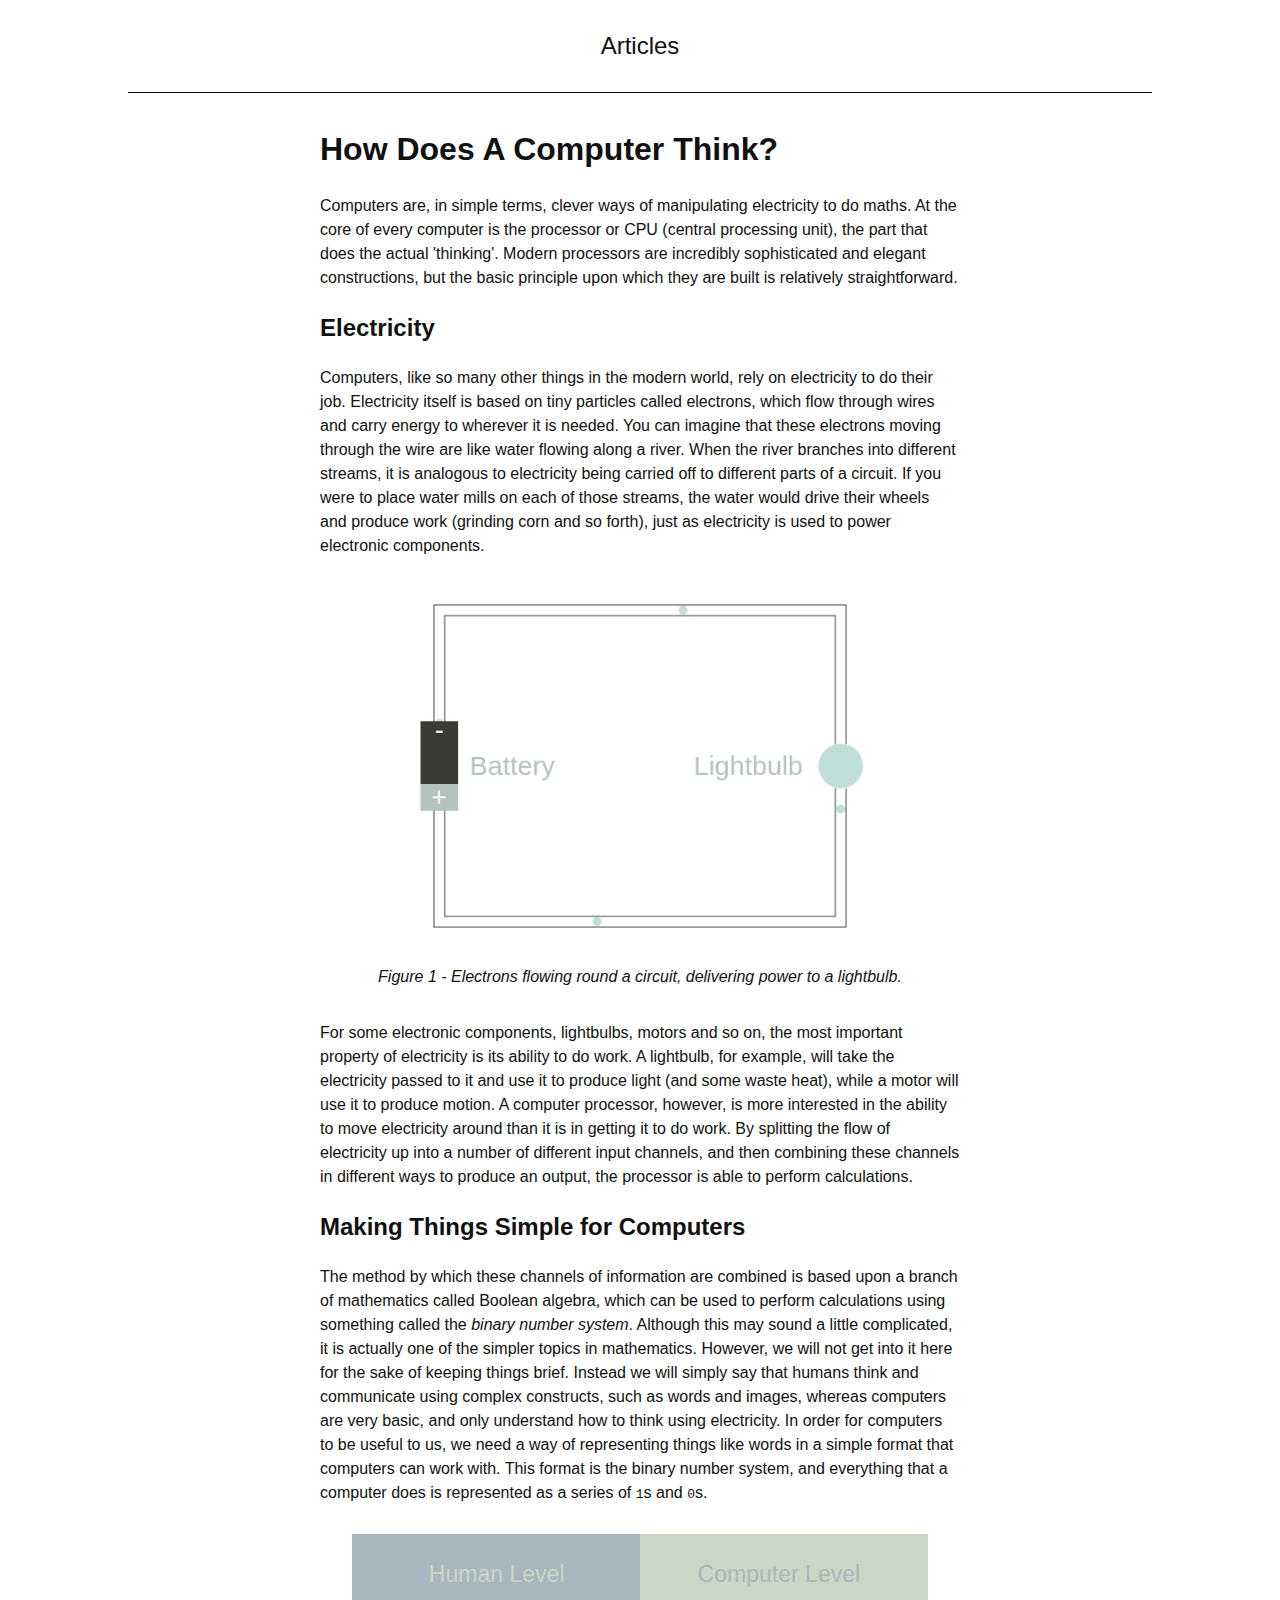
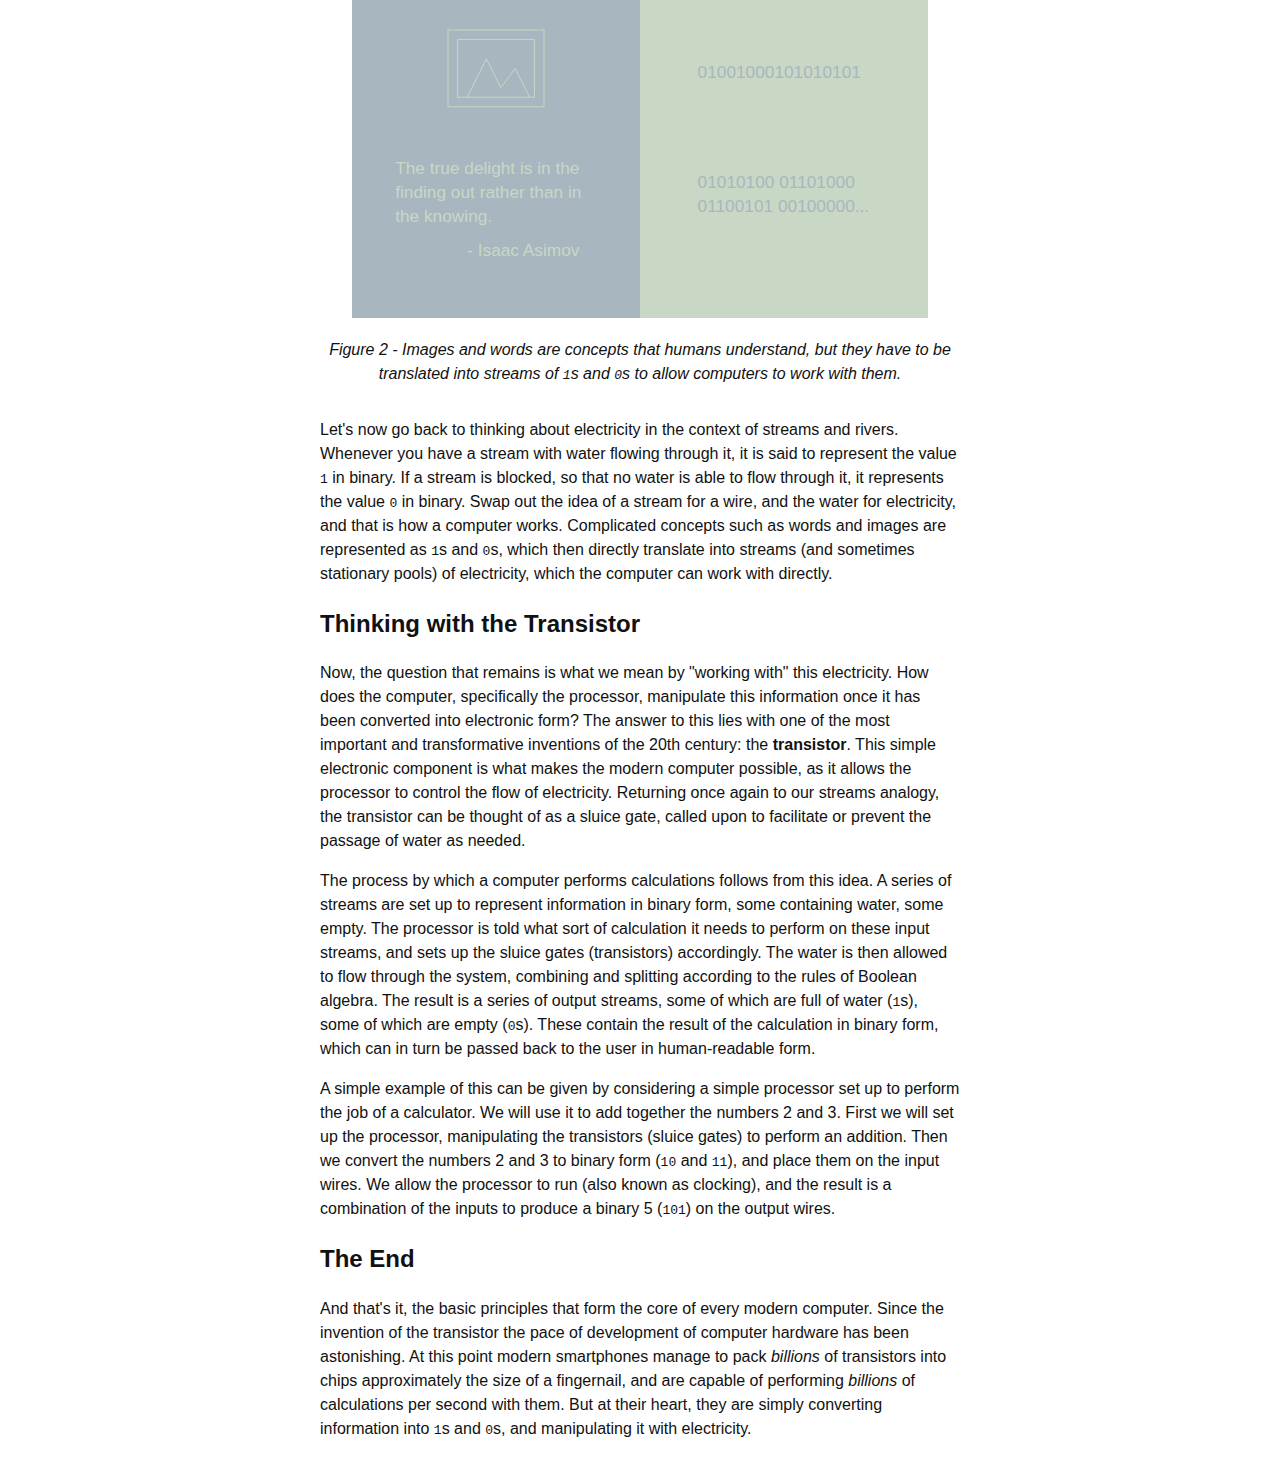
<file: articles/how-does-a-computer-think/how-does-a-computer-think.html>
<!DOCTYPE html>
<html xmlns="http://www.w3.org/1999/xhtml" lang="en-GB" xml:lang="en-GB">
<head>
<meta charset="UTF-8"/>
<title>How Does A Computer Think?</title>
<link rel="stylesheet" href="/base.css">
<link rel="stylesheet" href="./styles.css">
</head>
<body>
	<nav>
		<a href="/list.html">Articles</a>
	</nav>
	<hr>
	<main><h1>How Does A Computer Think?</h1>
<p>Computers are, in simple terms, clever ways of manipulating electricity to do maths. At the core of every computer is the processor or CPU (central processing unit), the part that does the actual 'thinking'. Modern processors are incredibly sophisticated and elegant constructions, but the basic principle upon which they are built is relatively straightforward.</p>
<h2>Electricity</h2>
<p>Computers, like so many other things in the modern world, rely on electricity to do their job. Electricity itself is based on tiny particles called electrons, which flow through wires and carry energy to wherever it is needed. You can imagine that these electrons moving through the wire are like water flowing along a river. When the river branches into different streams, it is analogous to electricity being carried off to different parts of a circuit. If you were to place water mills on each of those streams, the water would drive their wheels and produce work (grinding corn and so forth), just as electricity is used to power electronic components.</p>
<figure>
<canvas id="electrons-anim" width="500" height="400">
    <p>Your browser does not support this animation, please try a recent version of Firefox, Safari or Chrome.</p>
</canvas>
<figcaption>Figure 1 - Electrons flowing round a circuit, delivering power to a lightbulb.</figcaption>
</figure>

<p>For some electronic components, lightbulbs, motors and so on, the most important property of electricity is its ability to do work. A lightbulb, for example, will take the electricity passed to it and use it to produce light (and some waste heat), while a motor will use it to produce motion. A computer processor, however, is more interested in the ability to move electricity around than it is in getting it to do work. By splitting the flow of electricity up into a number of different input channels, and then combining these channels in different ways to produce an output, the processor is able to perform calculations.</p>
<h2>Making Things Simple for Computers</h2>
<p>The method by which these channels of information are combined is based upon a branch of mathematics called Boolean algebra, which can be used to perform calculations using something called the <em>binary number system</em>. Although this may sound a little complicated, it is actually one of the simpler topics in mathematics. However, we will not get into it here for the sake of keeping things brief. Instead we will simply say that humans think and communicate using complex constructs, such as words and images, whereas computers are very basic, and only understand how to think using electricity. In order for computers to be useful to us, we need a way of representing things like words in a simple format that computers can work with. This format is the binary number system, and everything that a computer does is represented as a series of <code>1</code>s and <code>0</code>s.</p>
<figure>
<!-- <canvas id="binary-anim" width="600" height="400">
    <p>Your browser does not support this animation, please try a recent version of Firefox, Safari or Chrome.</p>
</canvas> -->
<svg xmlns="http://www.w3.org/2000/svg" version="1.1" viewBox="0 0 600 400">
    <!-- Sections -->
    <rect id="human-side" x="0" y="0" width="300" height="400" />
    <rect id="computer-side" x="300" y="0" width="300" height="400" />
    <text id="human-heading" class="binary-heading" x="80" y="50">Human Level</text>
    <text id="computer-heading" class="binary-heading" x="360" y="50">Computer Level</text>
    <rect class="image-lines" x="100" y="100" width="100" height="80" />
    <rect class="image-lines" x="110" y="110" width="80" height="60" />
    <path class="image-lines" d="M 120 170 l 20 -40 l 15 30 l 15 -20 l 15 30" />
    <text class="binary-representation binary-text" x="360" y="150">01001000101010101</text>
    <!-- Asimov Quote -->
    <text class="asimov-quote binary-text" x="45" y="250">The true delight is in the</text>
    <text class="asimov-quote binary-text" x="45" y="275">finding out rather than in</text>
    <text class="asimov-quote binary-text" x="45" y="300">the knowing.</text>
    <text class="asimov-quote binary-text" x="120" y="335">- Isaac Asimov</text>
    <text class="binary-representation binary-text" x="360" y="265">01010100 01101000</text>
    <text class="binary-representation binary-text" x="360" y="290">01100101 00100000...</text>
</svg>
<figcaption>Figure 2 - Images and words are concepts that humans understand, but they have to be translated into streams of <code>1</code>s and <code>0</code>s to allow computers to work with them.</figcaption>
</figure>

<p>Let's now go back to thinking about electricity in the context of streams and rivers. Whenever you have a stream with water flowing through it, it is said to represent the value <code>1</code> in binary. If a stream is blocked, so that no water is able to flow through it, it represents the value <code>0</code> in binary. Swap out the idea of a stream for a wire, and the water for electricity, and that is how a computer works. Complicated concepts such as words and images are represented as <code>1</code>s and <code>0</code>s, which then directly translate into streams (and sometimes stationary pools) of electricity, which the computer can work with directly.</p>
<h2>Thinking with the Transistor</h2>
<p>Now, the question that remains is what we mean by "working with" this electricity. How does the computer, specifically the processor, manipulate this information once it has been converted into electronic form? The answer to this lies with one of the most important and transformative inventions of the 20th century: the <strong>transistor</strong>. This simple electronic component is what makes the modern computer possible, as it allows the processor to control the flow of electricity. Returning once again to our streams analogy, the transistor can be thought of as a sluice gate, called upon to facilitate or prevent the passage of water as needed.</p>
<p>The process by which a computer performs calculations follows from this idea. A series of streams are set up to represent information in binary form, some containing water, some empty. The processor is told what sort of calculation it needs to perform on these input streams, and sets up the sluice gates (transistors) accordingly. The water is then allowed to flow through the system, combining and splitting according to the rules of Boolean algebra. The result is a series of output streams, some of which are full of water (<code>1</code>s), some of which are empty (<code>0</code>s). These contain the result of the calculation in binary form, which can in turn be passed back to the user in human-readable form.</p>
<p>A simple example of this can be given by considering a simple processor set up to perform the job of a calculator. We will use it to add together the numbers 2 and 3. First we will set up the processor, manipulating the transistors (sluice gates) to perform an addition. Then we convert the numbers 2 and 3 to binary form (<code>10</code> and <code>11</code>), and place them on the input wires. We allow the processor to run (also known as clocking), and the result is a combination of the inputs to produce a binary 5 (<code>101</code>) on the output wires.</p>
<h2>The End</h2>
<p>And that's it, the basic principles that form the core of every modern computer. Since the invention of the transistor the pace of development of computer hardware has been astonishing. At this point modern smartphones manage to pack <em>billions</em> of transistors into chips approximately the size of a fingernail, and are capable of performing <em>billions</em> of calculations per second with them. But at their heart, they are simply converting information into <code>1</code>s and <code>0</code>s, and manipulating it with electricity.</p>
<script type="text/javascript" src="./anims.js"></script></main>
</body>
</html>
</file>
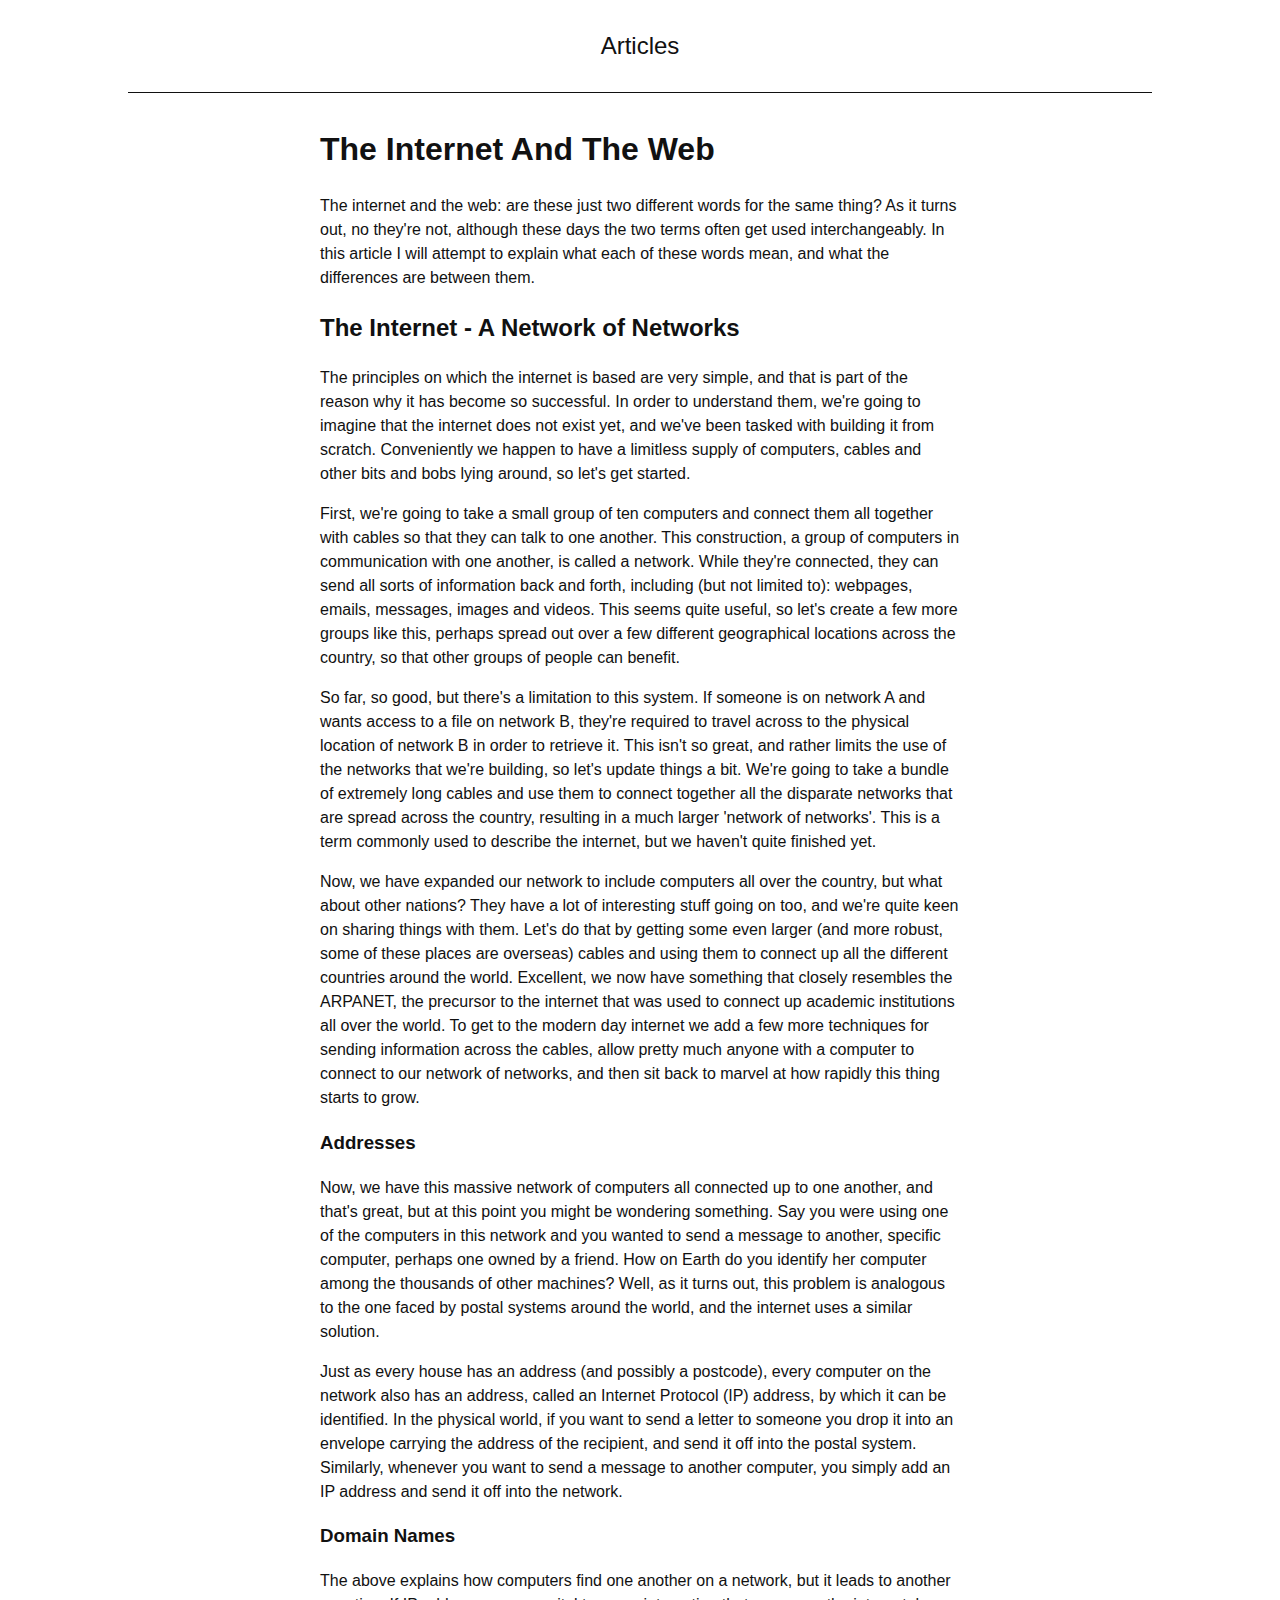
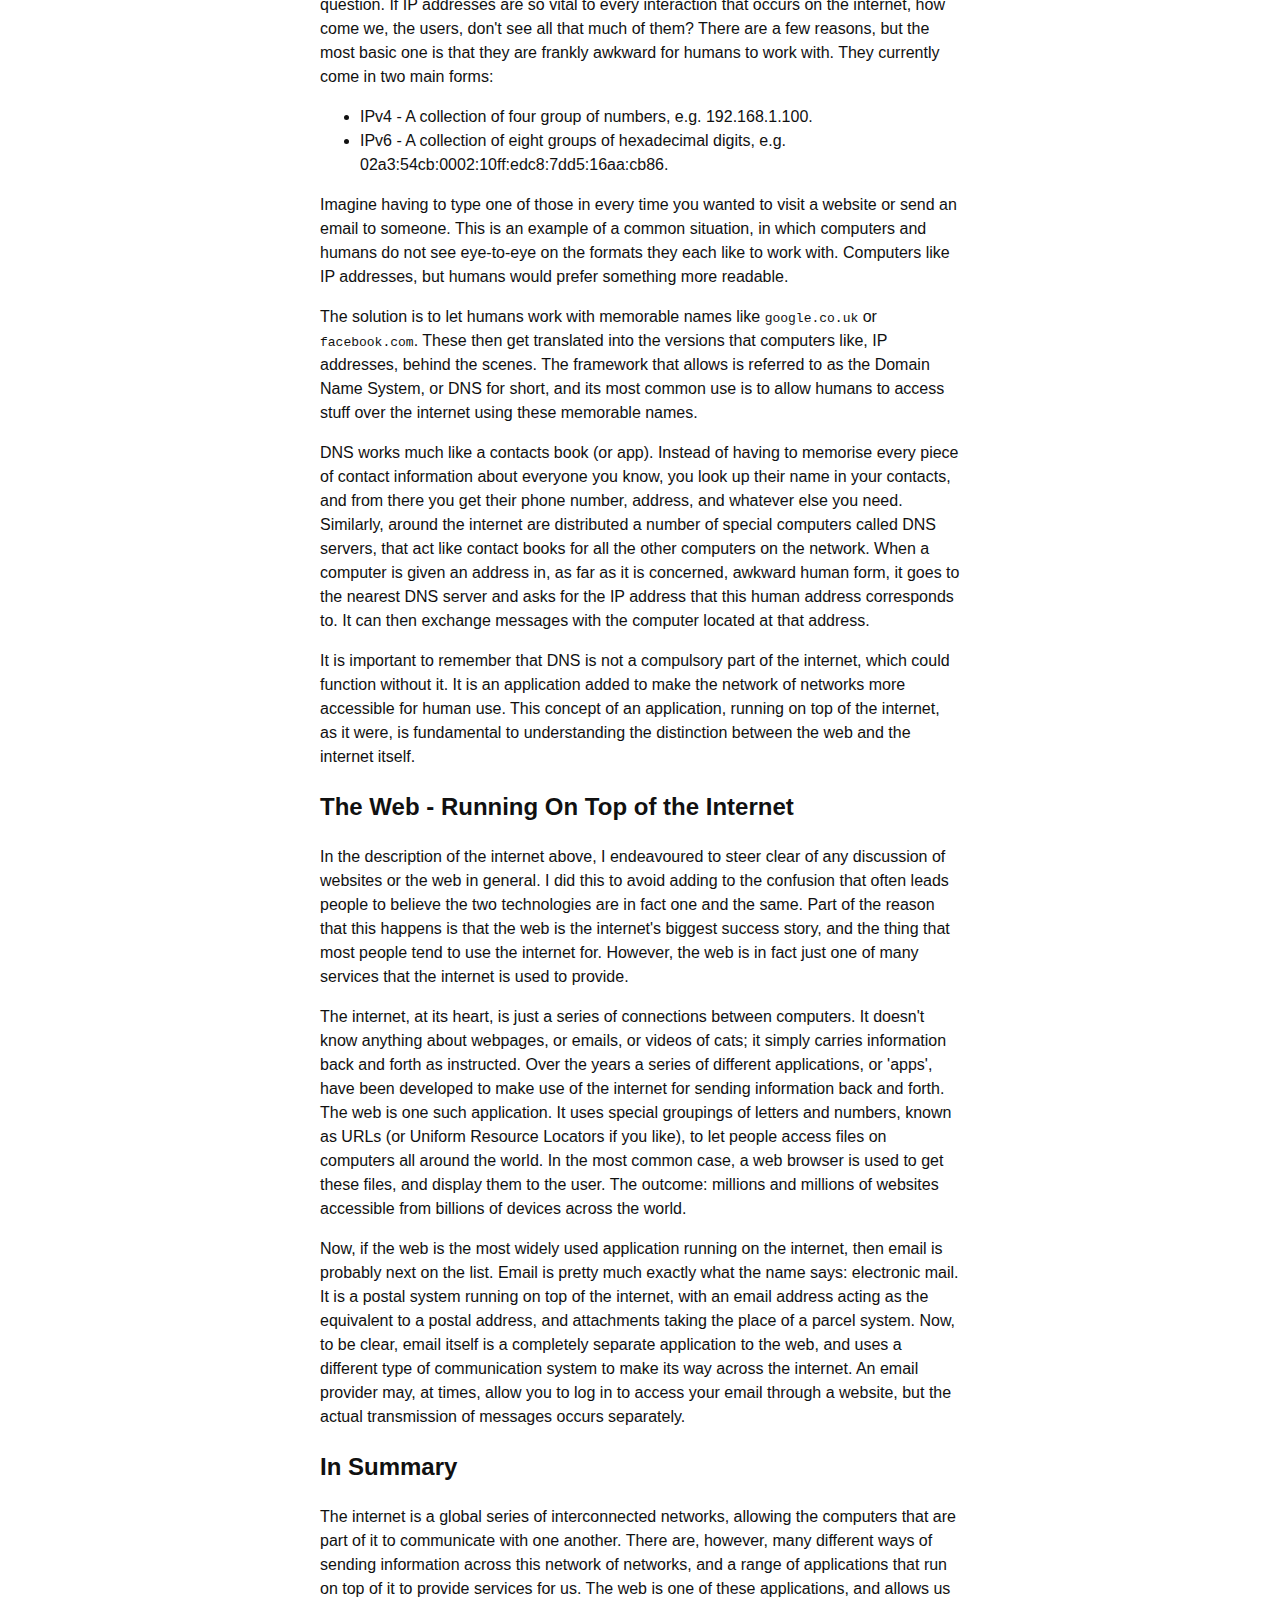
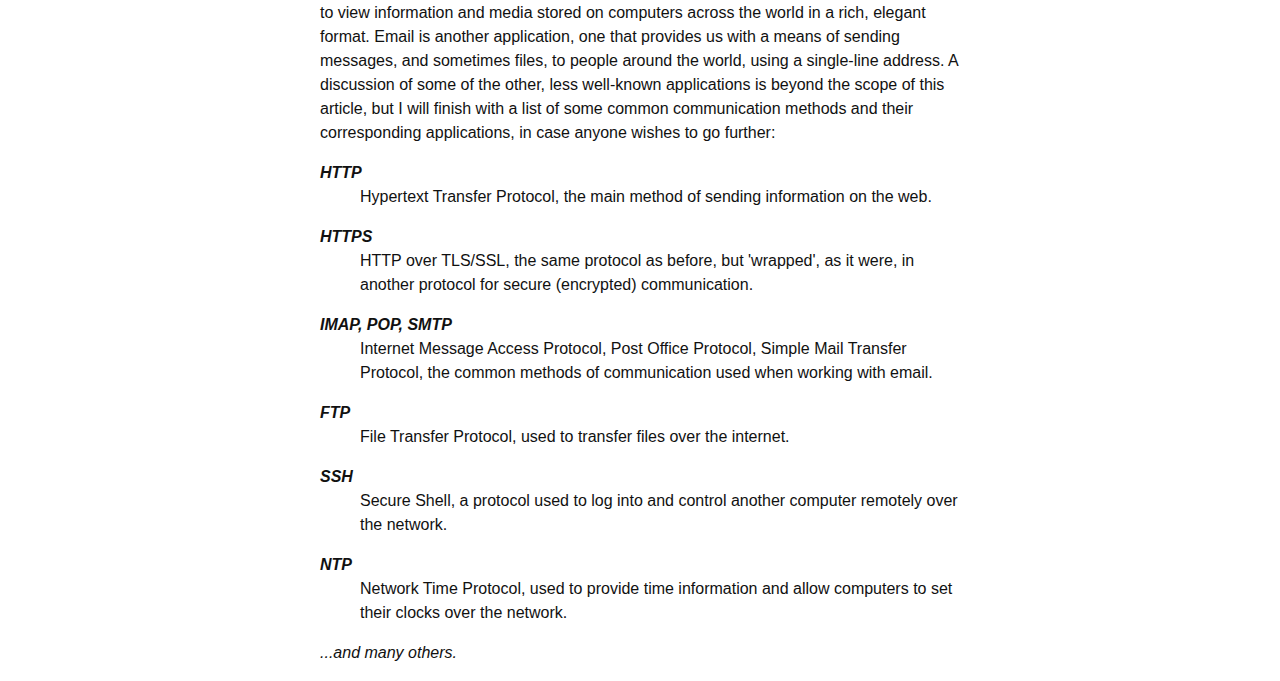
<file: articles/the-internet-and-the-web/the-internet-and-the-web.html>
<!DOCTYPE html>
<html xmlns="http://www.w3.org/1999/xhtml" lang="en-GB" xml:lang="en-GB">
<head>
<meta charset="UTF-8"/>
<title>The Internet And The Web</title>
<link rel="stylesheet" href="/base.css">
<link rel="stylesheet" href="./styles.css">
</head>
<body>
	<nav>
		<a href="/list.html">Articles</a>
	</nav>
	<hr>
	<main><h1>The Internet And The Web</h1>
<p>The internet and the web: are these just two different words for the same thing? As it turns out, no they're not, although these days the two terms often get used interchangeably. In this article I will attempt to explain what each of these words mean, and what the differences are between them.</p>
<h2>The Internet - A Network of Networks</h2>
<p>The principles on which the internet is based are very simple, and that is part of the reason why it has become so successful. In order to understand them, we're going to imagine that the internet does not exist yet, and we've been tasked with building it from scratch. Conveniently we happen to have a limitless supply of computers, cables and other bits and bobs lying around, so let's get started.</p>
<p>First, we're going to take a small group of ten computers and connect them all together with cables so that they can talk to one another. This construction, a group of computers in communication with one another, is called a network. While they're connected, they can send all sorts of information back and forth, including (but not limited to): webpages, emails, messages, images and videos. This seems quite useful, so let's create a few more groups like this, perhaps spread out over a few different geographical locations across the country, so that other groups of people can benefit.</p>
<p>So far, so good, but there's a limitation to this system. If someone is on network A and wants access to a file on network B, they're required to travel across to the physical location of network B in order to retrieve it. This isn't so great, and rather limits the use of the networks that we're building, so let's update things a bit. We're going to take a bundle of extremely long cables and use them to connect together all the disparate networks that are spread across the country, resulting in a much larger 'network of networks'. This is a term commonly used to describe the internet, but we haven't quite finished yet.</p>
<p>Now, we have expanded our network to include computers all over the country, but what about other nations? They have a lot of interesting stuff going on too, and we're quite keen on sharing things with them. Let's do that by getting some even larger (and more robust, some of these places are overseas) cables and using them to connect up all the different countries around the world. Excellent, we now have something that closely resembles the ARPANET, the precursor to the internet that was used to connect up academic institutions all over the world. To get to the modern day internet we add a few more techniques for sending information across the cables, allow pretty much anyone with a computer to connect to our network of networks, and then sit back to marvel at how rapidly this thing starts to grow.</p>
<h3>Addresses</h3>
<p>Now, we have this massive network of computers all connected up to one another, and that's great, but at this point you might be wondering something. Say you were using one of the computers in this network and you wanted to send a message to another, specific computer, perhaps one owned by a friend. How on Earth do you identify her computer among the thousands of other machines? Well, as it turns out, this problem is analogous to the one faced by postal systems around the world, and the internet uses a similar solution.</p>
<p>Just as every house has an address (and possibly a postcode), every computer on the network also has an address, called an Internet Protocol (IP) address, by which it can be identified. In the physical world, if you want to send a letter to someone you drop it into an envelope carrying the address of the recipient, and send it off into the postal system. Similarly, whenever you want to send a message to another computer, you simply add an IP address and send it off into the network.</p>
<h3>Domain Names</h3>
<p>The above explains how computers find one another on a network, but it leads to another question. If IP addresses are so vital to every interaction that occurs on the internet, how come we, the users, don't see all that much of them? There are a few reasons, but the most basic one is that they are frankly awkward for humans to work with. They currently come in two main forms:</p>
<ul>
<li>IPv4 - A collection of four group of numbers, e.g. 192.168.1.100.</li>
<li>IPv6 - A collection of eight groups of hexadecimal digits, e.g. 02a3:54cb:0002:10ff:edc8:7dd5:16aa:cb86.</li>
</ul>
<p>Imagine having to type one of those in every time you wanted to visit a website or send an email to someone. This is an example of a common situation, in which computers and humans do not see eye-to-eye on the formats they each like to work with. Computers like IP addresses, but humans would prefer something more readable.</p>
<p>The solution is to let humans work with memorable names like <code>google.co.uk</code> or <code>facebook.com</code>. These then get translated into the versions that computers like, IP addresses, behind the scenes. The framework that allows is referred to as the Domain Name System, or DNS for short, and its most common use is to allow humans to access stuff over the internet using these memorable names. </p>
<p>DNS works much like a contacts book (or app). Instead of having to memorise every piece of contact information about everyone you know, you look up their name in your contacts, and from there you get their phone number, address, and whatever else you need. Similarly, around the internet are distributed a number of special computers called DNS servers, that act like contact books for all the other computers on the network. When a computer is given an address in, as far as it is concerned, awkward human form, it goes to the nearest DNS server and asks for the IP address that this human address corresponds to. It can then exchange messages with the computer located at that address.</p>
<p>It is important to remember that DNS is not a compulsory part of the internet, which could function without it. It is an application added to make the network of networks more accessible for human use. This concept of an application, running on top of the internet, as it were, is fundamental to understanding the distinction between the web and the internet itself.</p>
<h2>The Web - Running On Top of the Internet</h2>
<p>In the description of the internet above, I endeavoured to steer clear of any discussion of websites or the web in general. I did this to avoid adding to the confusion that often leads people to believe the two technologies are in fact one and the same. Part of the reason that this happens is that the web is the internet's biggest success story, and the thing that most people tend to use the internet for. However, the web is in fact just one of many services that the internet is used to provide.</p>
<p>The internet, at its heart, is just a series of connections between computers. It doesn't know anything about webpages, or emails, or videos of cats; it simply carries information back and forth as instructed. Over the years a series of different applications, or 'apps', have been developed to make use of the internet for sending information back and forth. The web is one such application. It uses special groupings of letters and numbers, known as URLs (or Uniform Resource Locators if you like), to let people access files on computers all around the world. In the most common case, a web browser is used to get these files, and display them to the user. The outcome: millions and millions of websites accessible from billions of devices across the world.</p>
<p>Now, if the web is the most widely used application running on the internet, then email is probably next on the list. Email is pretty much exactly what the name says: electronic mail. It is a postal system running on top of the internet, with an email address acting as the equivalent to a postal address, and attachments taking the place of a parcel system. Now, to be clear, email itself is a completely separate application to the web, and uses a different type of communication system to make its way across the internet. An email provider may, at times, allow you to log in to access your email through a website, but the actual transmission of messages occurs separately.</p>
<h2>In Summary</h2>
<p>The internet is a global series of interconnected networks, allowing the computers that are part of it to communicate with one another. There are, however, many different ways of sending information across this network of networks, and a range of applications that run on top of it to provide services for us. The web is one of these applications, and allows us to view information and media stored on computers across the world in a rich, elegant format. Email is another application, one that provides us with a means of sending messages, and sometimes files, to people around the world, using a single-line address. A discussion of some of the other, less well-known applications is beyond the scope of this article, but I will finish with a list of some common communication methods and their corresponding applications, in case anyone wishes to go further:</p>
<dl>
<dt>HTTP</dt>
<dd>Hypertext Transfer Protocol, the main method of sending information on the web.</dd>
<dt>HTTPS</dt>
<dd>HTTP over TLS/SSL, the same protocol as before, but 'wrapped', as it were, in another protocol for secure (encrypted) communication.</dd>
<dt>IMAP, POP, SMTP</dt>
<dd>Internet Message Access Protocol, Post Office Protocol, Simple Mail Transfer Protocol, the common methods of communication used when working with email.</dd>
<dt>FTP</dt>
<dd>File Transfer Protocol, used to transfer files over the internet.</dd>
<dt>SSH</dt>
<dd>Secure Shell, a protocol used to log into and control another computer remotely over the network.</dd>
<dt>NTP</dt>
<dd>Network Time Protocol, used to provide time information and allow computers to set their clocks over the network.</dd>
</dl>
<p><em>...and many others.</em></p>
<script type="text/javascript" src="./"></script></main>
</body>
</html>
</file>
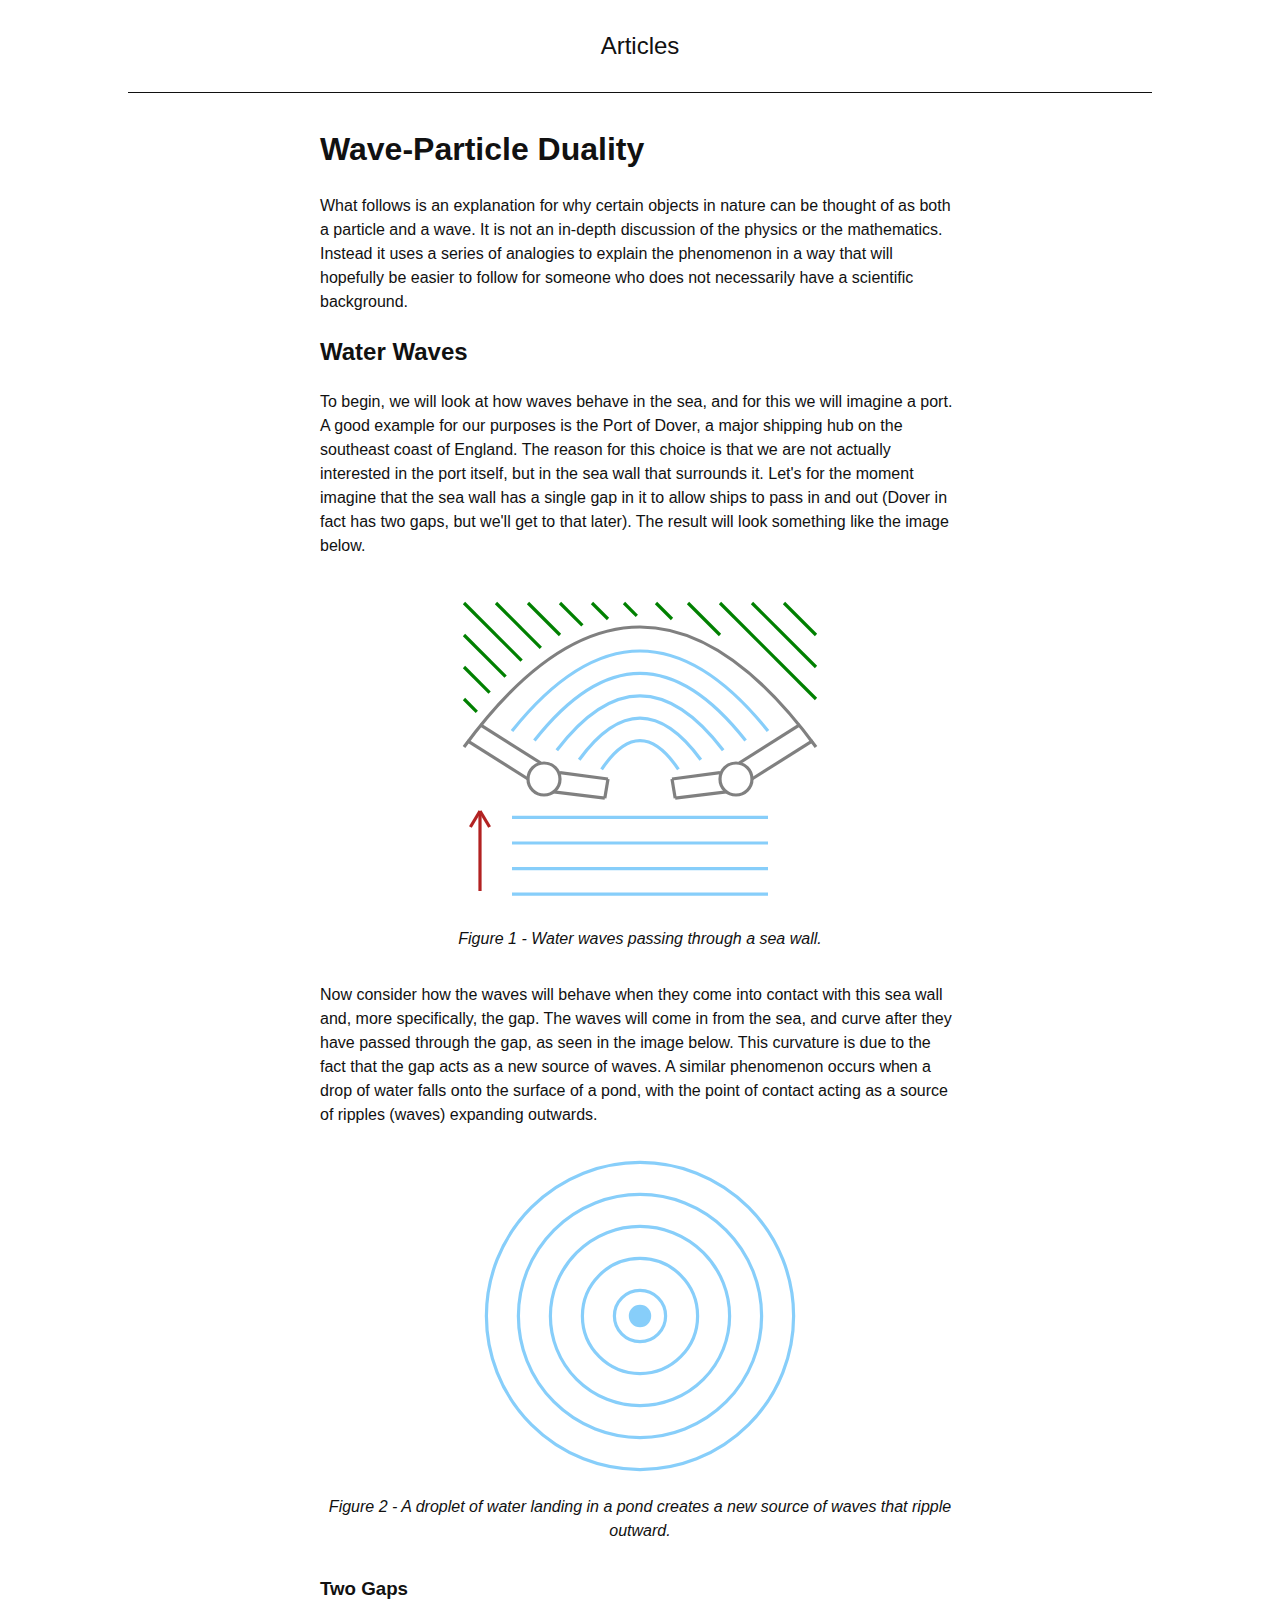
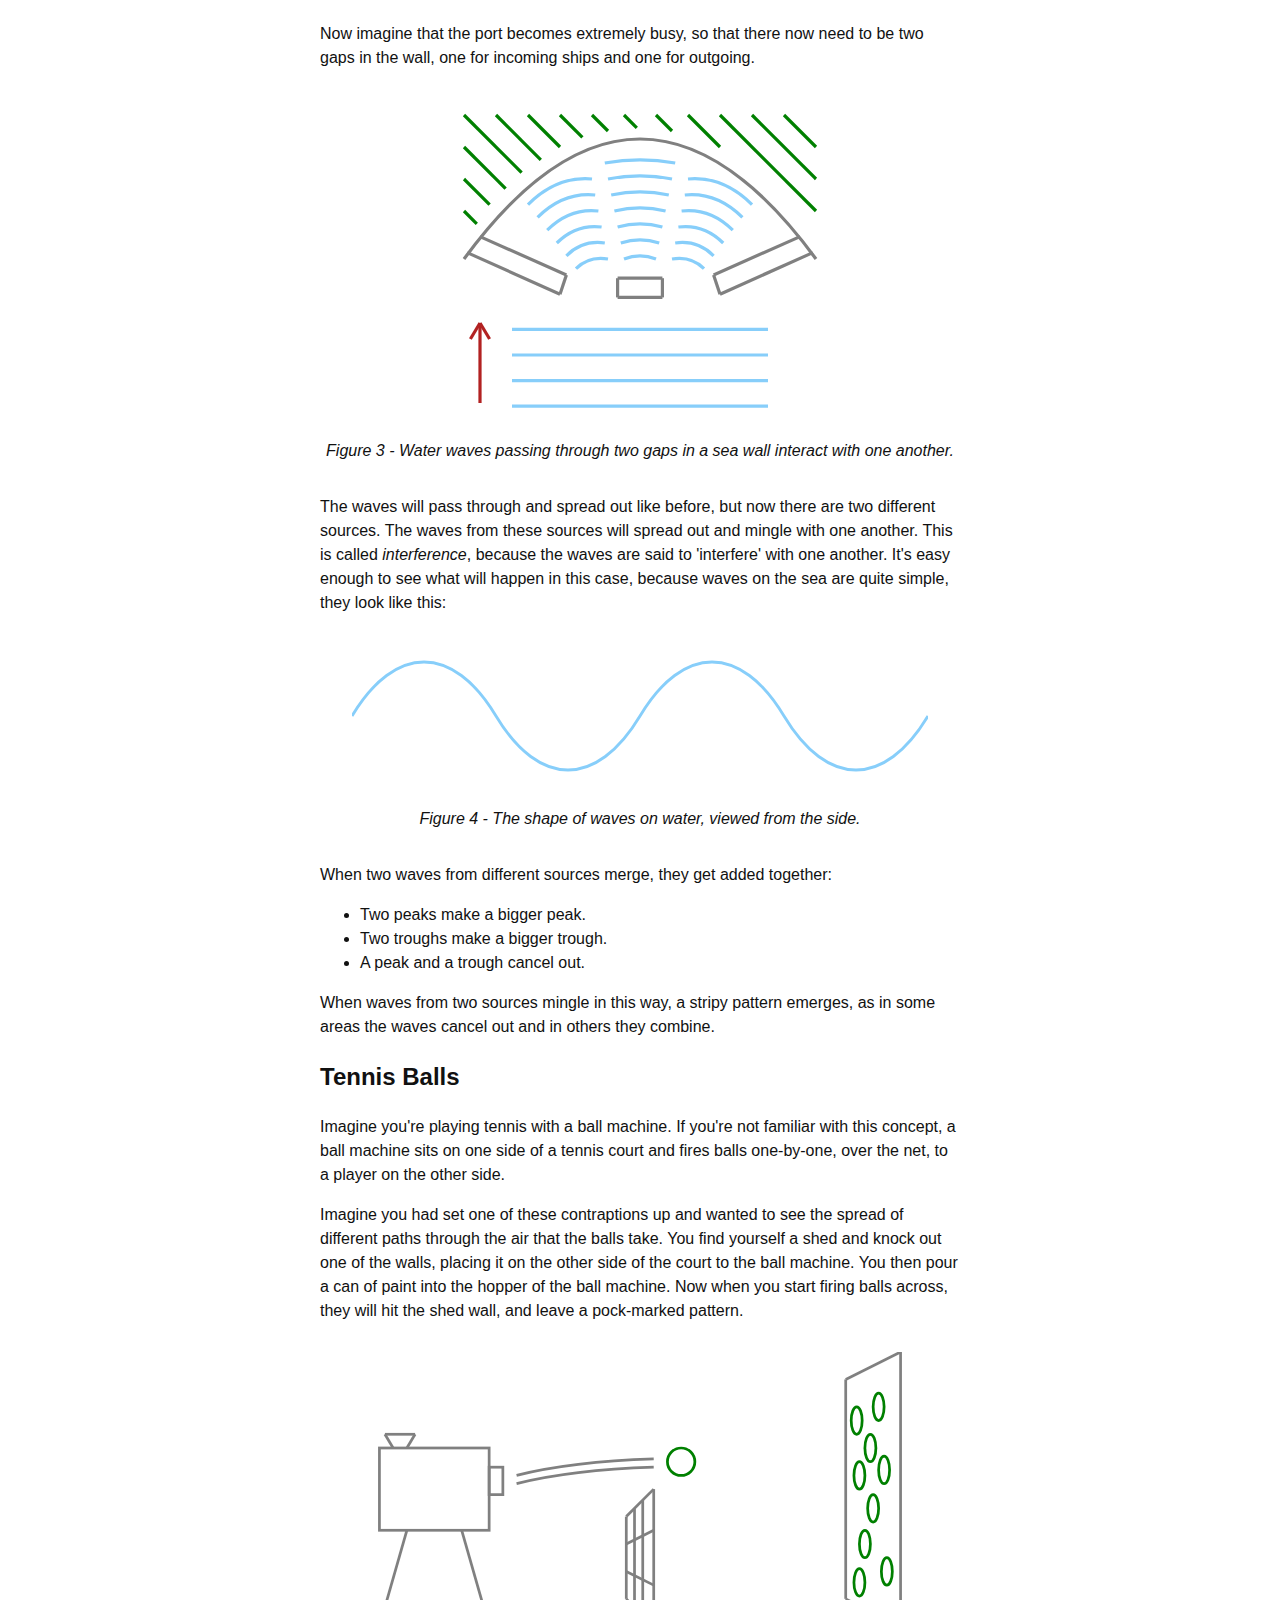
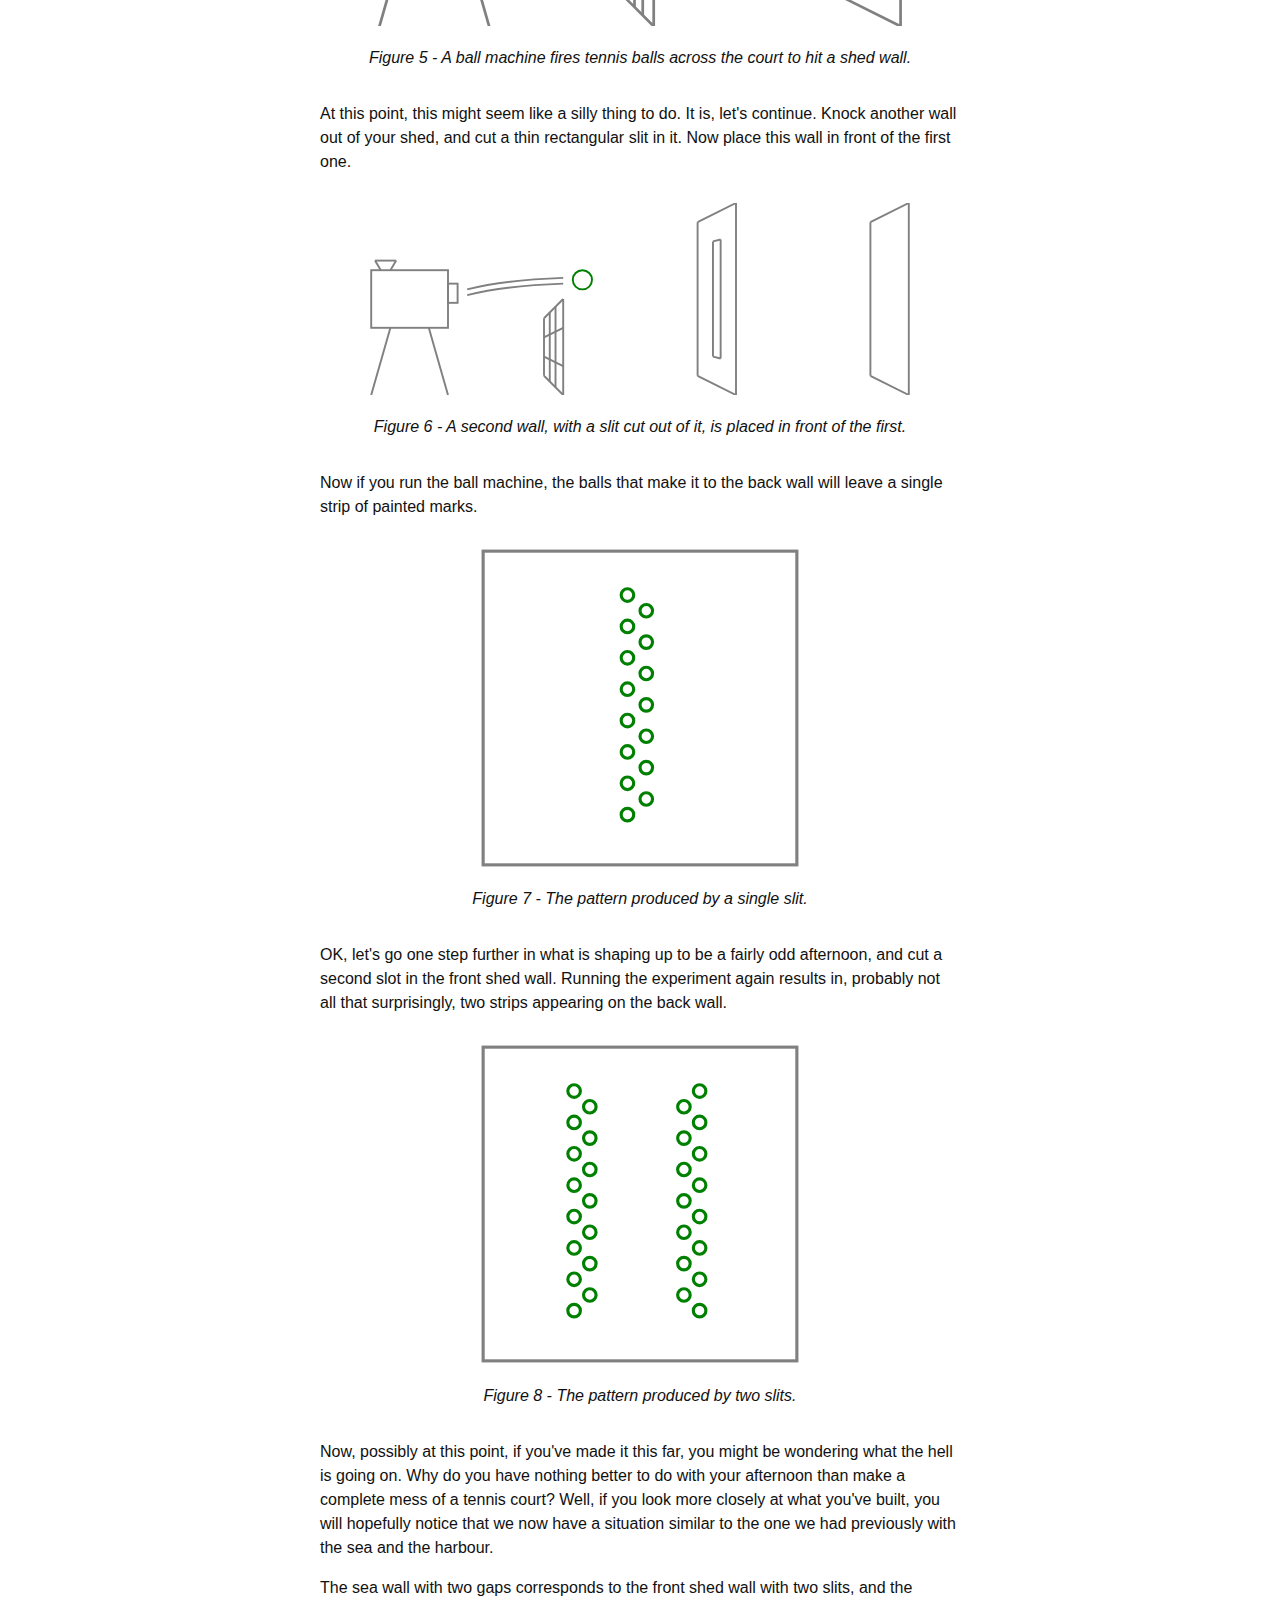
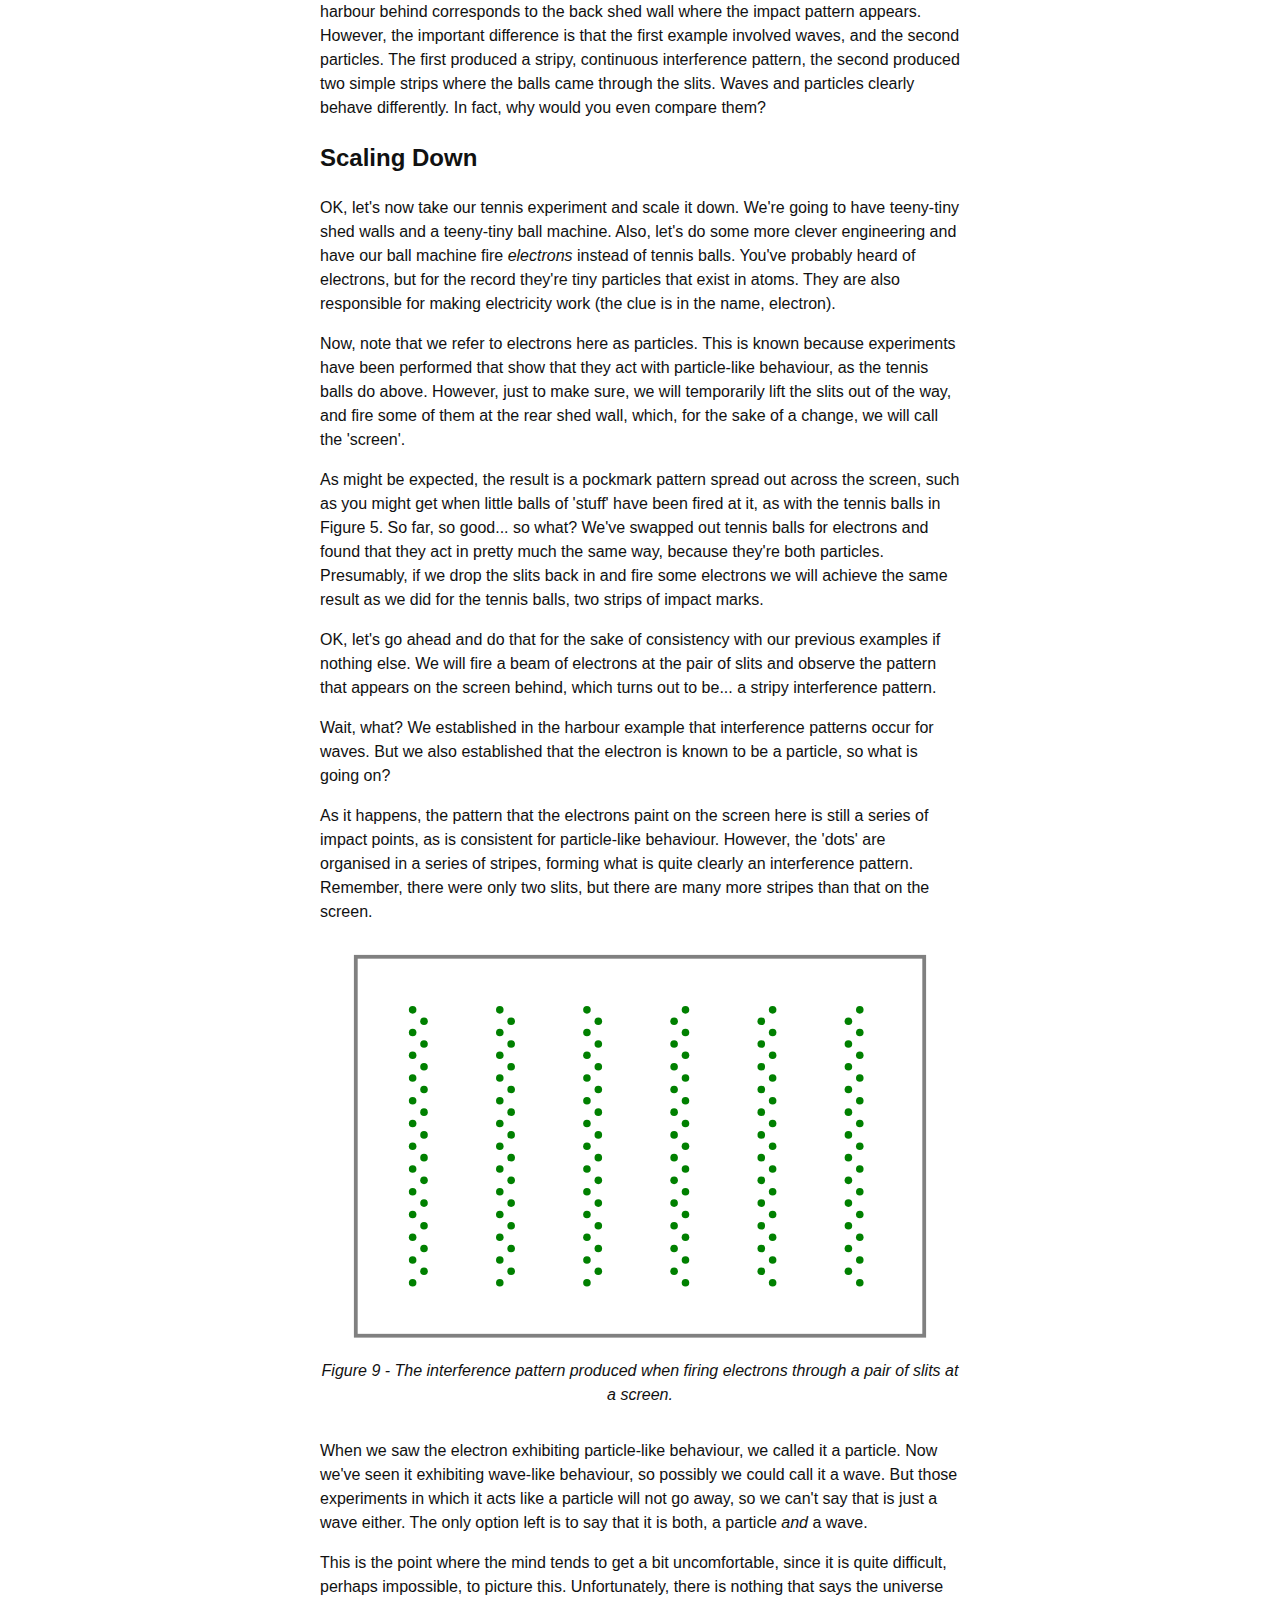
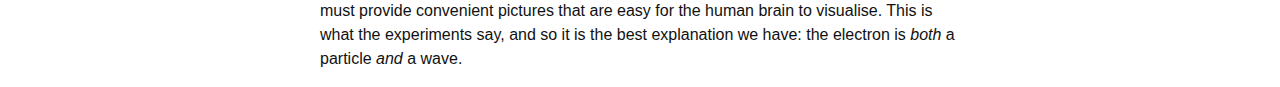
<file: articles/wave-particle-duality/wave-particle-duality.html>
<!DOCTYPE html>
<html xmlns="http://www.w3.org/1999/xhtml" lang="en-GB" xml:lang="en-GB">
<head>
<meta charset="UTF-8"/>
<title>Wave-Particle Duality</title>
<link rel="stylesheet" href="/base.css">
<link rel="stylesheet" href="./styles.css">
</head>
<body>
	<nav>
		<a href="/list.html">Articles</a>
	</nav>
	<hr>
	<main><h1>Wave-Particle Duality</h1>
<p>What follows is an explanation for why certain objects in nature can be thought of as both a particle and a wave. It is not an in-depth discussion of the physics or the mathematics. Instead it uses a series of analogies to explain the phenomenon in a way that will hopefully be easier to follow for someone who does not necessarily have a scientific background.</p>
<h2>Water Waves</h2>
<p>To begin, we will look at how waves behave in the sea, and for this we will imagine a port. A good example for our purposes is the Port of Dover, a major shipping hub on the southeast coast of England. The reason for this choice is that we are not actually interested in the port itself, but in the sea wall that surrounds it. Let's for the moment imagine that the sea wall has a single gap in it to allow ships to pass in and out (Dover in fact has two gaps, but we'll get to that later). The result will look something like the image below.</p>
<figure>
<svg id="single-slit" version="1.1" xmlns="http://www.w3.org/2000/svg" viewBox="0 0 120 100">
<!-- Land -->
<line x1="5" y1="5" x2="23" y2="23" stroke="green" />
<line x1="5" y1="15" x2="18" y2="28" stroke="green" />
<line x1="5" y1="25" x2="13" y2="33" stroke="green" />
<line x1="5" y1="35" x2="9" y2="39" stroke="green" />
<line x1="15" y1="5" x2="29" y2="19" stroke="green" />
<line x1="25" y1="5" x2="35" y2="15" stroke="green" />
<line x1="35" y1="5" x2="42" y2="12" stroke="green" />
<line x1="45" y1="5" x2="50" y2="10" stroke="green" />
<line x1="55" y1="5" x2="59" y2="9" stroke="green" />
<line x1="65" y1="5" x2="70" y2="10" stroke="green" />
<line x1="75" y1="5" x2="85" y2="15" stroke="green" />
<line x1="85" y1="5" x2="115" y2="35" stroke="green" />
<line x1="95" y1="5" x2="115" y2="25" stroke="green" />
<line x1="105" y1="5" x2="115" y2="15" stroke="green" />
<!-- Port -->
<path d="M5 50 Q 60 -25 115 50" stroke="gray" fill="transparent" />
<line x1="10" y1="43" x2="29" y2="55" stroke="gray" />
<line x1="6" y1="48" x2="25" y2="60" stroke="gray" />
<line x1="110" y1="43" x2="91" y2="55" stroke="gray" />
<line x1="114" y1="48" x2="95" y2="60" stroke="gray" />
<circle cx="30" cy="60" r="5" fill="none" stroke="gray" stroke-width="1" />
<circle cx="90" cy="60" r="5" fill="none" stroke="gray" stroke-width="1" />
<line x1="35" y1="58" x2="50" y2="60" stroke="gray" />
<line x1="33" y1="64" x2="49" y2="66" stroke="gray" />
<line x1="50" y1="60" x2="49" y2="66" stroke="gray" />
<line x1="85" y1="58" x2="70" y2="60" stroke="gray" />
<line x1="87" y1="64" x2="71" y2="66" stroke="gray" />
<line x1="70" y1="60" x2="71" y2="66" stroke="gray" />
<!-- Waves -->
<path d="M20 45 Q 60 -5 100 45" stroke="lightskyblue" fill="transparent" />
<path d="M27 48 Q 60 6 93 48" stroke="lightskyblue" fill="transparent" />
<path d="M34 51 Q 60 17 86 51" stroke="lightskyblue" fill="transparent" />
<path d="M41 54 Q 60 28 79 54" stroke="lightskyblue" fill="transparent" />
<path d="M48 57 Q 60 39 72 57" stroke="lightskyblue" fill="transparent" />
<line x1="20" y1="72" x2="100" y2="72" stroke="lightskyblue" />
<line x1="20" y1="80" x2="100" y2="80" stroke="lightskyblue" />
<line x1="20" y1="88" x2="100" y2="88" stroke="lightskyblue" />
<line x1="20" y1="96" x2="100" y2="96" stroke="lightskyblue" />
<!-- Arrow -->
<line x1="10" y1="95" x2="10" y2="70" stroke="firebrick" />
<line x1="7" y1="75" x2="10" y2="70" stroke="firebrick" />
<line x1="13" y1="75" x2="10" y2="70" stroke="firebrick" />
</svg>
<figcaption>Figure 1 - Water waves passing through a sea wall.</figcaption>
</figure>

<p>Now consider how the waves will behave when they come into contact with this sea wall and, more specifically, the gap. The waves will come in from the sea, and curve after they have passed through the gap, as seen in the image below. This curvature is due to the fact that the gap acts as a new source of waves. A similar phenomenon occurs when a drop of water falls onto the surface of a pond, with the point of contact acting as a source of ripples (waves) expanding outwards.</p>
<figure>
<svg id="pond-ripples" version="1.1" xmlns="http://www.w3.org/2000/svg" viewBox="0 0 100 100">
    <circle cx="50" cy="50" r="3" fill="lightskyblue" stroke="lightskyblue" stroke-width="1" />
    <circle cx="50" cy="50" r="8" fill="none" stroke="lightskyblue" stroke-width="1" />
    <circle cx="50" cy="50" r="18" fill="none" stroke="lightskyblue" stroke-width="1" />
    <circle cx="50" cy="50" r="28" fill="none" stroke="lightskyblue" stroke-width="1" />
    <circle cx="50" cy="50" r="38" fill="none" stroke="lightskyblue" stroke-width="1" />
    <circle cx="50" cy="50" r="48" fill="none" stroke="lightskyblue" stroke-width="1" />
</svg>
<figcaption>Figure 2 - A droplet of water landing in a pond creates a new source of waves that ripple outward.</figcaption>
</figure>

<h3>Two Gaps</h3>
<p>Now imagine that the port becomes extremely busy, so that there now need to be two gaps in the wall, one for incoming ships and one for outgoing.</p>
<figure>
<svg id="double-slit" version="1.1" xmlns="http://www.w3.org/2000/svg" viewBox="0 0 120 100">
<!-- Land -->
<line x1="5" y1="5" x2="23" y2="23" stroke="green" />
<line x1="5" y1="15" x2="18" y2="28" stroke="green" />
<line x1="5" y1="25" x2="13" y2="33" stroke="green" />
<line x1="5" y1="35" x2="9" y2="39" stroke="green" />
<line x1="15" y1="5" x2="29" y2="19" stroke="green" />
<line x1="25" y1="5" x2="35" y2="15" stroke="green" />
<line x1="35" y1="5" x2="42" y2="12" stroke="green" />
<line x1="45" y1="5" x2="50" y2="10" stroke="green" />
<line x1="55" y1="5" x2="59" y2="9" stroke="green" />
<line x1="65" y1="5" x2="70" y2="10" stroke="green" />
<line x1="75" y1="5" x2="85" y2="15" stroke="green" />
<line x1="85" y1="5" x2="115" y2="35" stroke="green" />
<line x1="95" y1="5" x2="115" y2="25" stroke="green" />
<line x1="105" y1="5" x2="115" y2="15" stroke="green" />
<!-- Port -->
<path d="M5 50 Q 60 -25 115 50" stroke="gray" fill="transparent" />
<line x1="10" y1="43" x2="37" y2="55" stroke="gray" />
<line x1="6" y1="48" x2="35" y2="61" stroke="gray" />
<line x1="110" y1="43" x2="83" y2="55" stroke="gray" />
<line x1="114" y1="48" x2="85" y2="61" stroke="gray" />
<line x1="83" y1="55" x2="85" y2="61" stroke="gray" />
<line x1="53" y1="56" x2="67" y2="56" stroke="gray" />
<line x1="53" y1="62" x2="67" y2="62" stroke="gray" />
<line x1="53" y1="56" x2="53" y2="62" stroke="gray" />
<line x1="67" y1="56" x2="67" y2="62" stroke="gray" />
<line x1="37" y1="55" x2="35" y2="61" stroke="gray" />
<!-- Interfering Waves -->
<!-- Centre -->
<path d="M55 50 Q 60 48 65 50" stroke="lightskyblue" fill="transparent" />
<path d="M54 45 Q 60 43 66 45" stroke="lightskyblue" fill="transparent" />
<path d="M53 40 Q 60 38 67 40" stroke="lightskyblue" fill="transparent" />
<path d="M52 35 Q 60 33 68 35" stroke="lightskyblue" fill="transparent" />
<path d="M51 30 Q 60 28 69 30" stroke="lightskyblue" fill="transparent" />
<path d="M50 25 Q 60 23 70 25" stroke="lightskyblue" fill="transparent" />
<path d="M49 20 Q 60 18 71 20" stroke="lightskyblue" fill="transparent" />
<!-- Left -->
<path d="M40 53 Q 44 49 50 50" stroke="lightskyblue" fill="transparent" />
<path d="M37 49 Q 42 44 49 45" stroke="lightskyblue" fill="transparent" />
<path d="M34 45 Q 40 39 48 40" stroke="lightskyblue" fill="transparent" />
<path d="M31 41 Q 38 34 47 35" stroke="lightskyblue" fill="transparent" />
<path d="M28 37 Q 36 29 46 30" stroke="lightskyblue" fill="transparent" />
<path d="M25 33 Q 34 24 45 25" stroke="lightskyblue" fill="transparent" />
<!-- Right -->
<path d="M80 53 Q 76 49 70 50" stroke="lightskyblue" fill="transparent" />
<path d="M83 49 Q 78 44 71 45" stroke="lightskyblue" fill="transparent" />
<path d="M86 45 Q 80 39 72 40" stroke="lightskyblue" fill="transparent" />
<path d="M89 41 Q 82 34 73 35" stroke="lightskyblue" fill="transparent" />
<path d="M92 37 Q 84 29 74 30" stroke="lightskyblue" fill="transparent" />
<path d="M95 33 Q 86 24 75 25" stroke="lightskyblue" fill="transparent" />
<!-- Flat Waves -->
<line x1="20" y1="72" x2="100" y2="72" stroke="lightskyblue" />
<line x1="20" y1="80" x2="100" y2="80" stroke="lightskyblue" />
<line x1="20" y1="88" x2="100" y2="88" stroke="lightskyblue" />
<line x1="20" y1="96" x2="100" y2="96" stroke="lightskyblue" />
<line x1="10" y1="95" x2="10" y2="70" stroke="firebrick" />
<line x1="7" y1="75" x2="10" y2="70" stroke="firebrick" />
<line x1="13" y1="75" x2="10" y2="70" stroke="firebrick" />
</svg>
<figcaption>Figure 3 - Water waves passing through two gaps in a sea wall interact with one another.</figcaption>
</figure>

<p>The waves will pass through and spread out like before, but now there are two different sources. The waves from these sources will spread out and mingle with one another. This is called <em>interference</em>, because the waves are said to 'interfere' with one another. It's easy enough to see what will happen in this case, because waves on the sea are quite simple, they look like this:</p>
<figure>
<svg id="sine" version="1.1" xmlns="http://www.w3.org/2000/svg" viewBox="0 0 200 50">
    <path d="M0 25 C 15 0, 35 0, 50 25 S 85 50, 100 25 S 135 0, 150 25 S 185 50, 200 25" stroke="lightskyblue" fill="transparent" />
</svg>
<figcaption>Figure 4 - The shape of waves on water, viewed from the side.</figcaption>
</figure>

<p>When two waves from different sources merge, they get added together:</p>
<ul>
<li>Two peaks make a bigger peak.</li>
<li>Two troughs make a bigger trough.</li>
<li>A peak and a trough cancel out.</li>
</ul>
<p>When waves from two sources mingle in this way, a stripy pattern emerges, as in some areas the waves cancel out and in others they combine.</p>
<h2>Tennis Balls</h2>
<p>Imagine you're playing tennis with a ball machine. If you're not familiar with this concept, a ball machine sits on one side of a tennis court and fires balls one-by-one, over the net, to a player on the other side.</p>
<p>Imagine you had set one of these contraptions up and wanted to see the spread of different paths through the air that the balls take. You find yourself a shed and knock out one of the walls, placing it on the other side of the court to the ball machine. You then pour a can of paint into the hopper of the ball machine. Now when you start firing balls across, they will hit the shed wall, and leave a pock-marked pattern.</p>
<figure>
<svg id="tennis" version="1.1" xmlns="http://www.w3.org/2000/svg" viewBox="0 0 210 100">
    <!-- Ball Machine -->
    <rect x="10" y="35" width="40" height="30" stroke="gray" fill="transparent"></rect>
    <line x1="15" y1="35" x2="12" y2="30" stroke="gray" />
    <line x1="12" y1="30" x2="23" y2="30" stroke="gray" />
    <line x1="20" y1="35" x2="23" y2="30" stroke="gray" />
    <line x1="10" y1="100" x2="20" y2="65" stroke="gray" />
    <line x1="50" y1="100" x2="40" y2="65" stroke="gray" />
    <rect x="50" y="42" width="5" height="10" stroke="gray" fill="transparent"></rect>
    <!-- Net -->
    <line x1="100" y1="60" x2="100" y2="90" stroke="gray" />
    <line x1="110" y1="50" x2="110" y2="100" stroke="gray" />
    <line x1="100" y1="60" x2="110" y2="50" stroke="gray" />
    <line x1="100" y1="90" x2="110" y2="100" stroke="gray" />
    <line x1="103" y1="93" x2="103" y2="57" stroke="gray" />
    <line x1="106" y1="96" x2="106" y2="54" stroke="gray" />
    <line x1="100" y1="70" x2="110" y2="65" stroke="gray" />
    <line x1="100" y1="80" x2="110" y2="85" stroke="gray" />
    <!-- Wall -->
    <line x1="180" y1="10" x2="180" y2="90" stroke="gray" />
    <line x1="200" y1="0" x2="200" y2="100" stroke="gray" />
    <line x1="180" y1="10" x2="200" y2="0" stroke="gray" />
    <line x1="180" y1="90" x2="200" y2="100" stroke="gray" />
    <ellipse cx="184" cy="25" rx="2" ry="5" stroke="green" fill="transparent" />
    <ellipse cx="189" cy="35" rx="2" ry="5" stroke="green" fill="transparent" />
    <ellipse cx="185" cy="45" rx="2" ry="5" stroke="green" fill="transparent" />
    <ellipse cx="192" cy="20" rx="2" ry="5" stroke="green" fill="transparent" />
    <ellipse cx="187" cy="70" rx="2" ry="5" stroke="green" fill="transparent" />
    <ellipse cx="190" cy="57" rx="2" ry="5" stroke="green" fill="transparent" />
    <ellipse cx="195" cy="80" rx="2" ry="5" stroke="green" fill="transparent" />
    <ellipse cx="194" cy="43" rx="2" ry="5" stroke="green" fill="transparent" />
    <ellipse cx="185" cy="84" rx="2" ry="5" stroke="green" fill="transparent" />
    <!-- Ball -->
    <circle cx="120" cy="40" r="5" fill="transparent" stroke="green" />
    <path d="M60 45 Q 80 40 110 39" stroke="gray" fill="transparent" />
    <path d="M60 48 Q 80 43 110 42" stroke="gray" fill="transparent" />
</svg>
<figcaption>Figure 5 - A ball machine fires tennis balls across the court to hit a shed wall.</figcaption>
</figure>

<p>At this point, this might seem like a silly thing to do. It is, let's continue. Knock another wall out of your shed, and cut a thin rectangular slit in it. Now place this wall in front of the first one.</p>
<figure>
<svg id="tennis-slit" version="1.1" xmlns="http://www.w3.org/2000/svg" viewBox="0 0 300 100">
    <!-- Ball Machine -->
    <rect x="10" y="35" width="40" height="30" stroke="gray" fill="transparent"></rect>
    <line x1="15" y1="35" x2="12" y2="30" stroke="gray" />
    <line x1="12" y1="30" x2="23" y2="30" stroke="gray" />
    <line x1="20" y1="35" x2="23" y2="30" stroke="gray" />
    <line x1="10" y1="100" x2="20" y2="65" stroke="gray" />
    <line x1="50" y1="100" x2="40" y2="65" stroke="gray" />
    <rect x="50" y="42" width="5" height="10" stroke="gray" fill="transparent"></rect>
    <!-- Net -->
    <line x1="100" y1="60" x2="100" y2="90" stroke="gray" />
    <line x1="110" y1="50" x2="110" y2="100" stroke="gray" />
    <line x1="100" y1="60" x2="110" y2="50" stroke="gray" />
    <line x1="100" y1="90" x2="110" y2="100" stroke="gray" />
    <line x1="103" y1="93" x2="103" y2="57" stroke="gray" />
    <line x1="106" y1="96" x2="106" y2="54" stroke="gray" />
    <line x1="100" y1="70" x2="110" y2="65" stroke="gray" />
    <line x1="100" y1="80" x2="110" y2="85" stroke="gray" />
    <!-- Slit -->
    <line x1="180" y1="10" x2="180" y2="90" stroke="gray" />
    <line x1="200" y1="0" x2="200" y2="100" stroke="gray" />
    <line x1="180" y1="10" x2="200" y2="0" stroke="gray" />
    <line x1="180" y1="90" x2="200" y2="100" stroke="gray" />
    <line x1="188" y1="20" x2="188" y2="80" stroke="gray" />
    <line x1="192" y1="19" x2="192" y2="81" stroke="gray" />
    <line x1="188" y1="20" x2="192" y2="19" stroke="gray" />
    <line x1="188" y1="80" x2="192" y2="81" stroke="gray" />
    <!-- Wall -->
    <line x1="270" y1="10" x2="270" y2="90" stroke="gray" />
    <line x1="290" y1="0" x2="290" y2="100" stroke="gray" />
    <line x1="270" y1="10" x2="290" y2="0" stroke="gray" />
    <line x1="270" y1="90" x2="290" y2="100" stroke="gray" />
    <!-- Ball -->
    <circle cx="120" cy="40" r="5" fill="transparent" stroke="green" />
    <path d="M60 45 Q 80 40 110 39" stroke="gray" fill="transparent" />
    <path d="M60 48 Q 80 43 110 42" stroke="gray" fill="transparent" />
</svg>
<figcaption>Figure 6 - A second wall, with a slit cut out of it, is placed in front of the first.</figcaption>
</figure>

<p>Now if you run the ball machine, the balls that make it to the back wall will leave a single strip of painted marks.</p>
<figure>
<svg id="single-wall" version="1.1" xmlns="http://www.w3.org/2000/svg" viewBox="0 0 102 102">
    <rect x="1" y="1" width="100" height="100" stroke="gray" fill="transparent" />
    <circle cx="47" cy="15" r="2" stroke="green" fill="transparent" />
    <circle cx="53" cy="20" r="2" stroke="green" fill="transparent" />
    <circle cx="47" cy="25" r="2" stroke="green" fill="transparent" />
    <circle cx="53" cy="30" r="2" stroke="green" fill="transparent" />
    <circle cx="47" cy="35" r="2" stroke="green" fill="transparent" />
    <circle cx="53" cy="40" r="2" stroke="green" fill="transparent" />
    <circle cx="47" cy="45" r="2" stroke="green" fill="transparent" />
    <circle cx="53" cy="50" r="2" stroke="green" fill="transparent" />
    <circle cx="47" cy="55" r="2" stroke="green" fill="transparent" />
    <circle cx="53" cy="60" r="2" stroke="green" fill="transparent" />
    <circle cx="47" cy="65" r="2" stroke="green" fill="transparent" />
    <circle cx="53" cy="70" r="2" stroke="green" fill="transparent" />
    <circle cx="47" cy="75" r="2" stroke="green" fill="transparent" />
    <circle cx="53" cy="80" r="2" stroke="green" fill="transparent" />
    <circle cx="47" cy="85" r="2" stroke="green" fill="transparent" />
</svg>
<figcaption>Figure 7 - The pattern produced by a single slit.</figcaption>
</figure>

<p>OK, let's go one step further in what is shaping up to be a fairly odd afternoon, and cut a second slot in the front shed wall. Running the experiment again results in, probably not all that surprisingly, two strips appearing on the back wall.</p>
<figure>
<svg id="double-wall" version="1.1" xmlns="http://www.w3.org/2000/svg" viewBox="0 0 102 102">
    <rect x="1" y="1" width="100" height="100" stroke="gray" fill="transparent" />
    <!-- Left -->
    <circle cx="30" cy="15" r="2" stroke="green" fill="transparent" />
    <circle cx="35" cy="20" r="2" stroke="green" fill="transparent" />
    <circle cx="30" cy="25" r="2" stroke="green" fill="transparent" />
    <circle cx="35" cy="30" r="2" stroke="green" fill="transparent" />
    <circle cx="30" cy="35" r="2" stroke="green" fill="transparent" />
    <circle cx="35" cy="40" r="2" stroke="green" fill="transparent" />
    <circle cx="30" cy="45" r="2" stroke="green" fill="transparent" />
    <circle cx="35" cy="50" r="2" stroke="green" fill="transparent" />
    <circle cx="30" cy="55" r="2" stroke="green" fill="transparent" />
    <circle cx="35" cy="60" r="2" stroke="green" fill="transparent" />
    <circle cx="30" cy="65" r="2" stroke="green" fill="transparent" />
    <circle cx="35" cy="70" r="2" stroke="green" fill="transparent" />
    <circle cx="30" cy="75" r="2" stroke="green" fill="transparent" />
    <circle cx="35" cy="80" r="2" stroke="green" fill="transparent" />
    <circle cx="30" cy="85" r="2" stroke="green" fill="transparent" />
    <!-- Right -->
    <circle cx="70" cy="15" r="2" stroke="green" fill="transparent" />
    <circle cx="65" cy="20" r="2" stroke="green" fill="transparent" />
    <circle cx="70" cy="25" r="2" stroke="green" fill="transparent" />
    <circle cx="65" cy="30" r="2" stroke="green" fill="transparent" />
    <circle cx="70" cy="35" r="2" stroke="green" fill="transparent" />
    <circle cx="65" cy="40" r="2" stroke="green" fill="transparent" />
    <circle cx="70" cy="45" r="2" stroke="green" fill="transparent" />
    <circle cx="65" cy="50" r="2" stroke="green" fill="transparent" />
    <circle cx="70" cy="55" r="2" stroke="green" fill="transparent" />
    <circle cx="65" cy="60" r="2" stroke="green" fill="transparent" />
    <circle cx="70" cy="65" r="2" stroke="green" fill="transparent" />
    <circle cx="65" cy="70" r="2" stroke="green" fill="transparent" />
    <circle cx="70" cy="75" r="2" stroke="green" fill="transparent" />
    <circle cx="65" cy="80" r="2" stroke="green" fill="transparent" />
    <circle cx="70" cy="85" r="2" stroke="green" fill="transparent" />
</svg>
<figcaption>Figure 8 - The pattern produced by two slits.</figcaption>
</figure>

<p>Now, possibly at this point, if you've made it this far, you might be wondering what the hell is going on. Why do you have nothing better to do with your afternoon than make a complete mess of a tennis court? Well, if you look more closely at what you've built, you will hopefully notice that we now have a situation similar to the one we had previously with the sea and the harbour.</p>
<p>The sea wall with two gaps corresponds to the front shed wall with two slits, and the harbour behind corresponds to the back shed wall where the impact pattern appears. However, the important difference is that the first example involved waves, and the second particles. The first produced a stripy, continuous interference pattern, the second produced two simple strips where the balls came through the slits. Waves and particles clearly behave differently. In fact, why would you even compare them?</p>
<h2>Scaling Down</h2>
<p>OK, let's now take our tennis experiment and scale it down. We're going to have teeny-tiny shed walls and a teeny-tiny ball machine. Also, let's do some more clever engineering and have our ball machine fire <em>electrons</em> instead of tennis balls. You've probably heard of electrons, but for the record they're tiny particles that exist in atoms. They are also responsible for making electricity work (the clue is in the name, electron).</p>
<p>Now, note that we refer to electrons here as particles. This is known because experiments have been performed that show that they act with particle-like behaviour, as the tennis balls do above. However, just to make sure, we will temporarily lift the slits out of the way, and fire some of them at the rear shed wall, which, for the sake of a change, we will call the 'screen'.</p>
<p>As might be expected, the result is a pockmark pattern spread out across the screen, such as you might get when little balls of 'stuff' have been fired at it, as with the tennis balls in Figure 5. So far, so good... so what? We've swapped out tennis balls for electrons and found that they act in pretty much the same way, because they're both particles. Presumably, if we drop the slits back in and fire some electrons we will achieve the same result as we did for the tennis balls, two strips of impact marks.</p>
<p>OK, let's go ahead and do that for the sake of consistency with our previous examples if nothing else. We will fire a beam of electrons at the pair of slits and observe the pattern that appears on the screen behind, which turns out to be... a stripy interference pattern.</p>
<p>Wait, what? We established in the harbour example that interference patterns occur for waves. But we also established that the electron is known to be a particle, so what is going on?</p>
<p>As it happens, the pattern that the electrons paint on the screen here is still a series of impact points, as is consistent for particle-like behaviour. However, the 'dots' are organised in a series of stripes, forming what is quite clearly an interference pattern. Remember, there were only two slits, but there are many more stripes than that on the screen.</p>
<figure>
<svg id="interference-wall" version="1.1" xmlns="http://www.w3.org/2000/svg" viewBox="0 0 152 102">
    <rect x="1" y="1" width="150" height="100" stroke="gray" fill="transparent" />
    <!-- Far Left -->
    <circle cx="16" cy="15" r="1" fill="green" />
    <circle cx="19" cy="18" r="1" fill="green" />
    <circle cx="16" cy="21" r="1" fill="green" />
    <circle cx="19" cy="24" r="1" fill="green" />
    <circle cx="16" cy="27" r="1" fill="green" />
    <circle cx="19" cy="30" r="1" fill="green" />
    <circle cx="16" cy="33" r="1" fill="green" />
    <circle cx="19" cy="36" r="1" fill="green" />
    <circle cx="16" cy="39" r="1" fill="green" />
    <circle cx="19" cy="42" r="1" fill="green" />
    <circle cx="16" cy="45" r="1" fill="green" />
    <circle cx="19" cy="48" r="1" fill="green" />
    <circle cx="16" cy="51" r="1" fill="green" />
    <circle cx="19" cy="54" r="1" fill="green" />
    <circle cx="16" cy="57" r="1" fill="green" />
    <circle cx="19" cy="60" r="1" fill="green" />
    <circle cx="16" cy="63" r="1" fill="green" />
    <circle cx="19" cy="66" r="1" fill="green" />
    <circle cx="16" cy="69" r="1" fill="green" />
    <circle cx="19" cy="72" r="1" fill="green" />
    <circle cx="16" cy="75" r="1" fill="green" />
    <circle cx="19" cy="78" r="1" fill="green" />
    <circle cx="16" cy="81" r="1" fill="green" />
    <circle cx="19" cy="84" r="1" fill="green" />
    <circle cx="16" cy="87" r="1" fill="green" />
    <!-- Left -->
    <circle cx="39" cy="15" r="1" fill="green" />
    <circle cx="42" cy="18" r="1" fill="green" />
    <circle cx="39" cy="21" r="1" fill="green" />
    <circle cx="42" cy="24" r="1" fill="green" />
    <circle cx="39" cy="27" r="1" fill="green" />
    <circle cx="42" cy="30" r="1" fill="green" />
    <circle cx="39" cy="33" r="1" fill="green" />
    <circle cx="42" cy="36" r="1" fill="green" />
    <circle cx="39" cy="39" r="1" fill="green" />
    <circle cx="42" cy="42" r="1" fill="green" />
    <circle cx="39" cy="45" r="1" fill="green" />
    <circle cx="42" cy="48" r="1" fill="green" />
    <circle cx="39" cy="51" r="1" fill="green" />
    <circle cx="42" cy="54" r="1" fill="green" />
    <circle cx="39" cy="57" r="1" fill="green" />
    <circle cx="42" cy="60" r="1" fill="green" />
    <circle cx="39" cy="63" r="1" fill="green" />
    <circle cx="42" cy="66" r="1" fill="green" />
    <circle cx="39" cy="69" r="1" fill="green" />
    <circle cx="42" cy="72" r="1" fill="green" />
    <circle cx="39" cy="75" r="1" fill="green" />
    <circle cx="42" cy="78" r="1" fill="green" />
    <circle cx="39" cy="81" r="1" fill="green" />
    <circle cx="42" cy="84" r="1" fill="green" />
    <circle cx="39" cy="87" r="1" fill="green" />
    <!-- Centre Left -->
    <circle cx="62" cy="15" r="1" fill="green" />
    <circle cx="65" cy="18" r="1" fill="green" />
    <circle cx="62" cy="21" r="1" fill="green" />
    <circle cx="65" cy="24" r="1" fill="green" />
    <circle cx="62" cy="27" r="1" fill="green" />
    <circle cx="65" cy="30" r="1" fill="green" />
    <circle cx="62" cy="33" r="1" fill="green" />
    <circle cx="65" cy="36" r="1" fill="green" />
    <circle cx="62" cy="39" r="1" fill="green" />
    <circle cx="65" cy="42" r="1" fill="green" />
    <circle cx="62" cy="45" r="1" fill="green" />
    <circle cx="65" cy="48" r="1" fill="green" />
    <circle cx="62" cy="51" r="1" fill="green" />
    <circle cx="65" cy="54" r="1" fill="green" />
    <circle cx="62" cy="57" r="1" fill="green" />
    <circle cx="65" cy="60" r="1" fill="green" />
    <circle cx="62" cy="63" r="1" fill="green" />
    <circle cx="65" cy="66" r="1" fill="green" />
    <circle cx="62" cy="69" r="1" fill="green" />
    <circle cx="65" cy="72" r="1" fill="green" />
    <circle cx="62" cy="75" r="1" fill="green" />
    <circle cx="65" cy="78" r="1" fill="green" />
    <circle cx="62" cy="81" r="1" fill="green" />
    <circle cx="65" cy="84" r="1" fill="green" />
    <circle cx="62" cy="87" r="1" fill="green" />
    <!-- Centre Right -->
    <circle cx="88" cy="15" r="1" fill="green" />
    <circle cx="85" cy="18" r="1" fill="green" />
    <circle cx="88" cy="21" r="1" fill="green" />
    <circle cx="85" cy="24" r="1" fill="green" />
    <circle cx="88" cy="27" r="1" fill="green" />
    <circle cx="85" cy="30" r="1" fill="green" />
    <circle cx="88" cy="33" r="1" fill="green" />
    <circle cx="85" cy="36" r="1" fill="green" />
    <circle cx="88" cy="39" r="1" fill="green" />
    <circle cx="85" cy="42" r="1" fill="green" />
    <circle cx="88" cy="45" r="1" fill="green" />
    <circle cx="85" cy="48" r="1" fill="green" />
    <circle cx="88" cy="51" r="1" fill="green" />
    <circle cx="85" cy="54" r="1" fill="green" />
    <circle cx="88" cy="57" r="1" fill="green" />
    <circle cx="85" cy="60" r="1" fill="green" />
    <circle cx="88" cy="63" r="1" fill="green" />
    <circle cx="85" cy="66" r="1" fill="green" />
    <circle cx="88" cy="69" r="1" fill="green" />
    <circle cx="85" cy="72" r="1" fill="green" />
    <circle cx="88" cy="75" r="1" fill="green" />
    <circle cx="85" cy="78" r="1" fill="green" />
    <circle cx="88" cy="81" r="1" fill="green" />
    <circle cx="85" cy="84" r="1" fill="green" />
    <circle cx="88" cy="87" r="1" fill="green" />
    <!-- Right -->
    <circle cx="111" cy="15" r="1" fill="green" />
    <circle cx="108" cy="18" r="1" fill="green" />
    <circle cx="111" cy="21" r="1" fill="green" />
    <circle cx="108" cy="24" r="1" fill="green" />
    <circle cx="111" cy="27" r="1" fill="green" />
    <circle cx="108" cy="30" r="1" fill="green" />
    <circle cx="111" cy="33" r="1" fill="green" />
    <circle cx="108" cy="36" r="1" fill="green" />
    <circle cx="111" cy="39" r="1" fill="green" />
    <circle cx="108" cy="42" r="1" fill="green" />
    <circle cx="111" cy="45" r="1" fill="green" />
    <circle cx="108" cy="48" r="1" fill="green" />
    <circle cx="111" cy="51" r="1" fill="green" />
    <circle cx="108" cy="54" r="1" fill="green" />
    <circle cx="111" cy="57" r="1" fill="green" />
    <circle cx="108" cy="60" r="1" fill="green" />
    <circle cx="111" cy="63" r="1" fill="green" />
    <circle cx="108" cy="66" r="1" fill="green" />
    <circle cx="111" cy="69" r="1" fill="green" />
    <circle cx="108" cy="72" r="1" fill="green" />
    <circle cx="111" cy="75" r="1" fill="green" />
    <circle cx="108" cy="78" r="1" fill="green" />
    <circle cx="111" cy="81" r="1" fill="green" />
    <circle cx="108" cy="84" r="1" fill="green" />
    <circle cx="111" cy="87" r="1" fill="green" />
    <!-- Far Right -->
    <circle cx="134" cy="15" r="1" fill="green" />
    <circle cx="131" cy="18" r="1" fill="green" />
    <circle cx="134" cy="21" r="1" fill="green" />
    <circle cx="131" cy="24" r="1" fill="green" />
    <circle cx="134" cy="27" r="1" fill="green" />
    <circle cx="131" cy="30" r="1" fill="green" />
    <circle cx="134" cy="33" r="1" fill="green" />
    <circle cx="131" cy="36" r="1" fill="green" />
    <circle cx="134" cy="39" r="1" fill="green" />
    <circle cx="131" cy="42" r="1" fill="green" />
    <circle cx="134" cy="45" r="1" fill="green" />
    <circle cx="131" cy="48" r="1" fill="green" />
    <circle cx="134" cy="51" r="1" fill="green" />
    <circle cx="131" cy="54" r="1" fill="green" />
    <circle cx="134" cy="57" r="1" fill="green" />
    <circle cx="131" cy="60" r="1" fill="green" />
    <circle cx="134" cy="63" r="1" fill="green" />
    <circle cx="131" cy="66" r="1" fill="green" />
    <circle cx="134" cy="69" r="1" fill="green" />
    <circle cx="131" cy="72" r="1" fill="green" />
    <circle cx="134" cy="75" r="1" fill="green" />
    <circle cx="131" cy="78" r="1" fill="green" />
    <circle cx="134" cy="81" r="1" fill="green" />
    <circle cx="131" cy="84" r="1" fill="green" />
    <circle cx="134" cy="87" r="1" fill="green" />
</svg>
<figcaption>Figure 9 - The interference pattern produced when firing electrons through a pair of slits at a screen.</figcaption>
</figure>

<p>When we saw the electron exhibiting particle-like behaviour, we called it a particle. Now we've seen it exhibiting wave-like behaviour, so possibly we could call it a wave. But those experiments in which it acts like a particle will not go away, so we can't say that is just a wave either. The only option left is to say that it is both, a particle <em>and</em> a wave.</p>
<p>This is the point where the mind tends to get a bit uncomfortable, since it is quite difficult, perhaps impossible, to picture this. Unfortunately, there is nothing that says the universe must provide convenient pictures that are easy for the human brain to visualise. This is what the experiments say, and so it is the best explanation we have: the electron is <em>both</em> a particle <em>and</em> a wave.</p>
<script type="text/javascript" src="./"></script></main>
</body>
</html>
</file>
<file: base.css>
/* ----- Page ----- */

html, body {
	padding: 0;
	margin: 0;
	font-family: sans-serif;
	color: #111;
}

a {
	color: #222;
}

a:hover {
	color: coral;
}

main {
	line-height: 1.5;
}

hr {
	border: none;
	width: 80vw;
	height: 1px;
	background-color: #111;
	margin: 0 auto;
}


/* ----- Nav ----- */

nav {
	display: flex;
	flex-wrap: wrap;
	justify-content: center;
	padding: 2em 0;
}

nav > a {
	display: block;
	flex-grow: 1;
	text-align: center;
	text-decoration: none;
	color: inherit;
	font-size: x-large;
}


/* ----- Content ----- */

main {
	margin: 2em 4% 0;
}

@media (min-width: 640px) {

	main {
		width: 40em;
		margin: 2em auto 0;
	}

}


/* ----- Article List ----- */

.article-list {
	list-style: circle;
	margin: 0;
	padding: 0;
}

.article-list li {
	font-size: large;
}

.article-list > a {
	text-decoration: none;
}
</file>
<file: articles/how-does-a-computer-think/styles.css>
/* ----- Animations ----- */

canvas {
	width: 90%;
	margin: 2% 5%;
}

#electrons-anim {
	width: 70%;
	margin: 2% 15%;
}


/* ----- Figures ----- */

figure {
	margin: 2% 0 5%;
}

figcaption {
	font-style: italic;
	text-align: center;
}


/* ----- Drawings ----- */

svg {
	width: 90%;
	margin: 2% 5%;
}

#human-side {
	fill: #a8b6bf;
}

#computer-side {
	fill: #c9d8c5;
}

.binary-heading {
	font-size: x-large;
}

#human-heading {
	fill: #c9d8c5;
}

#computer-heading {
	fill: #a8b6bf;
}

.binary-text {
	font-size: large;
}

.asimov-quote {
	fill: #c9d8c5;
}

.binary-representation {
	fill: #a8b6bf;
}

.image-lines {
	fill: transparent;
	stroke: #c9d8c5;
}
</file>
<file: articles/the-internet-and-the-web/styles.css>
dt {
	font-weight: bold;
	margin-top: 1em;
	font-style: italic;
	line-height: 1.5;
}
</file>
<file: articles/wave-particle-duality/styles.css>
/* ----- Figures ----- */

figure {
	margin: 2% 0 5%;
	width: 100%;
}

figcaption {
	font-style: italic;
	text-align: center;
}


/* ----- Drawings ----- */

svg {
	width: 90%;
	margin: 2% 5%;
}

#single-slit, #double-slit {
	margin-left: 20%;
	margin-right: 20%;
	width: 60%;
}

#pond-ripples, #single-wall, #double-wall {
	margin-left: 25%;
	margin-right: 25%;
	width: 50%;
}
</file>
